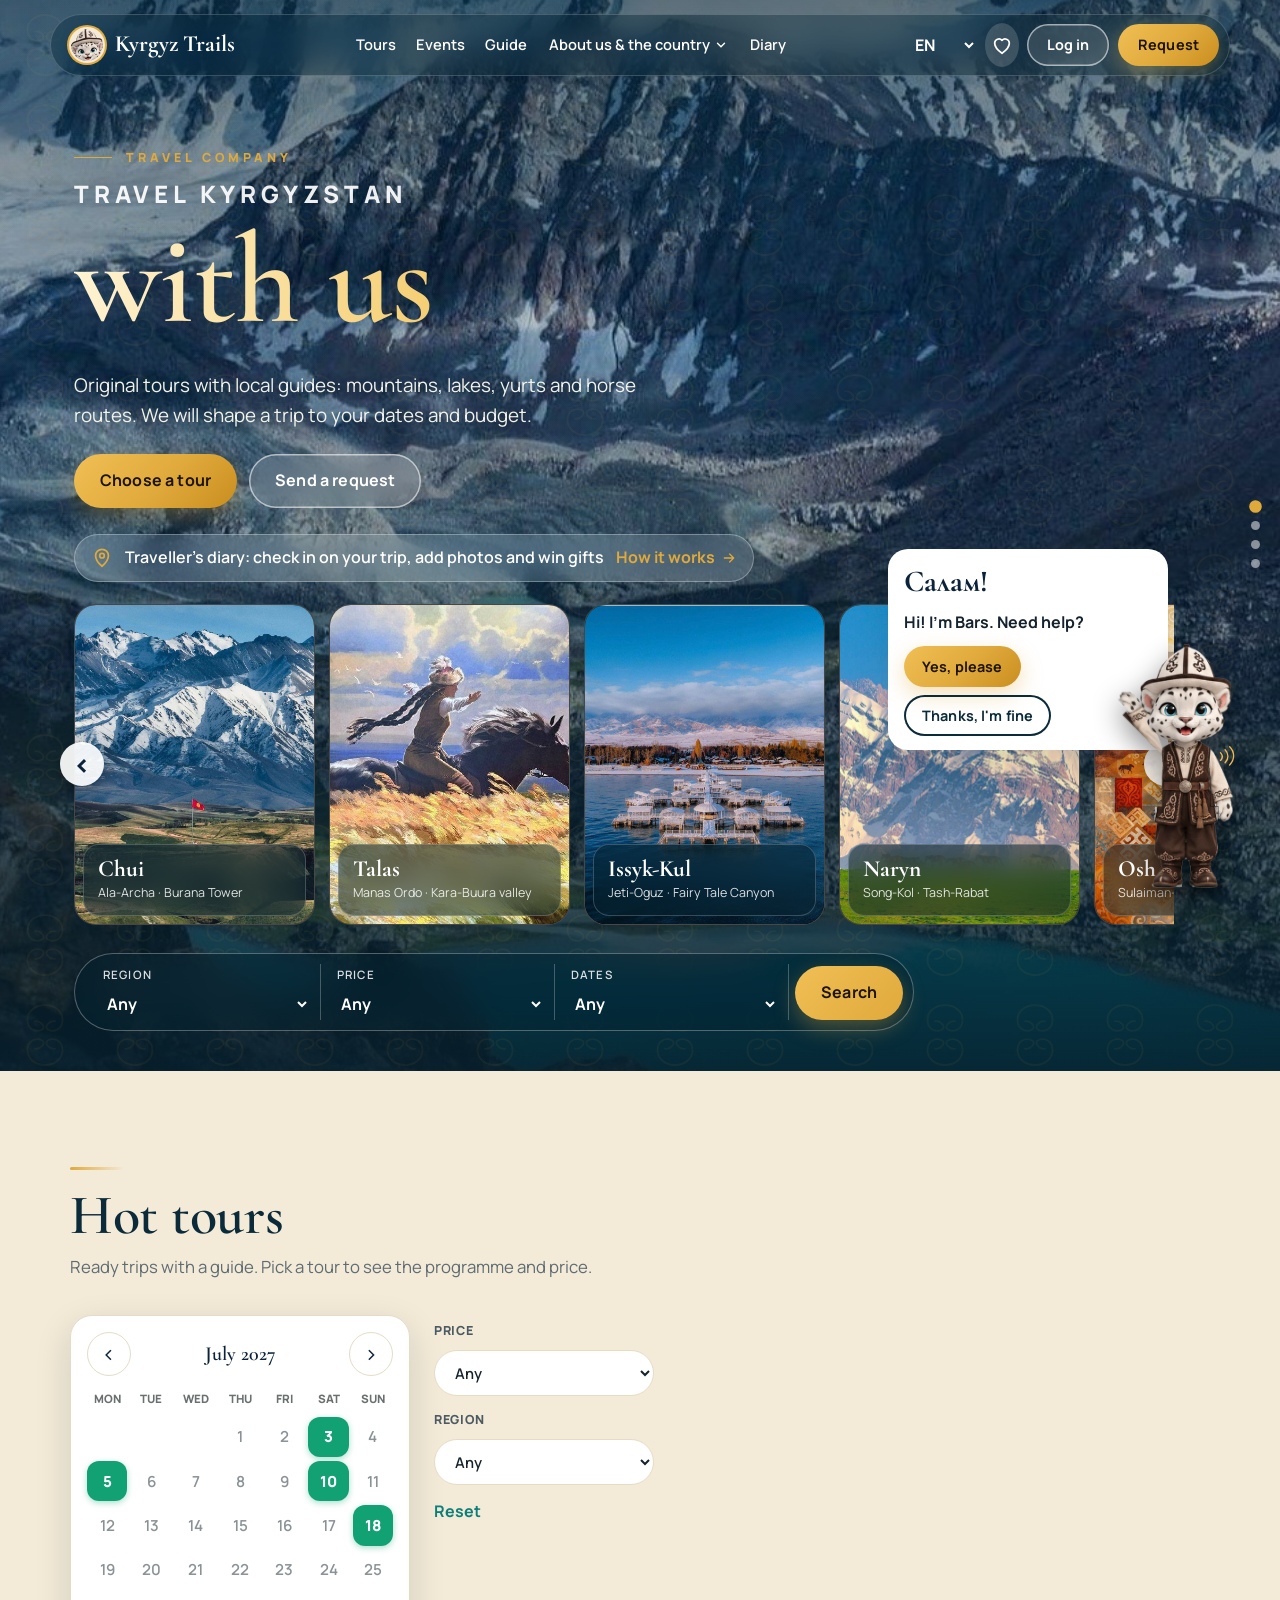
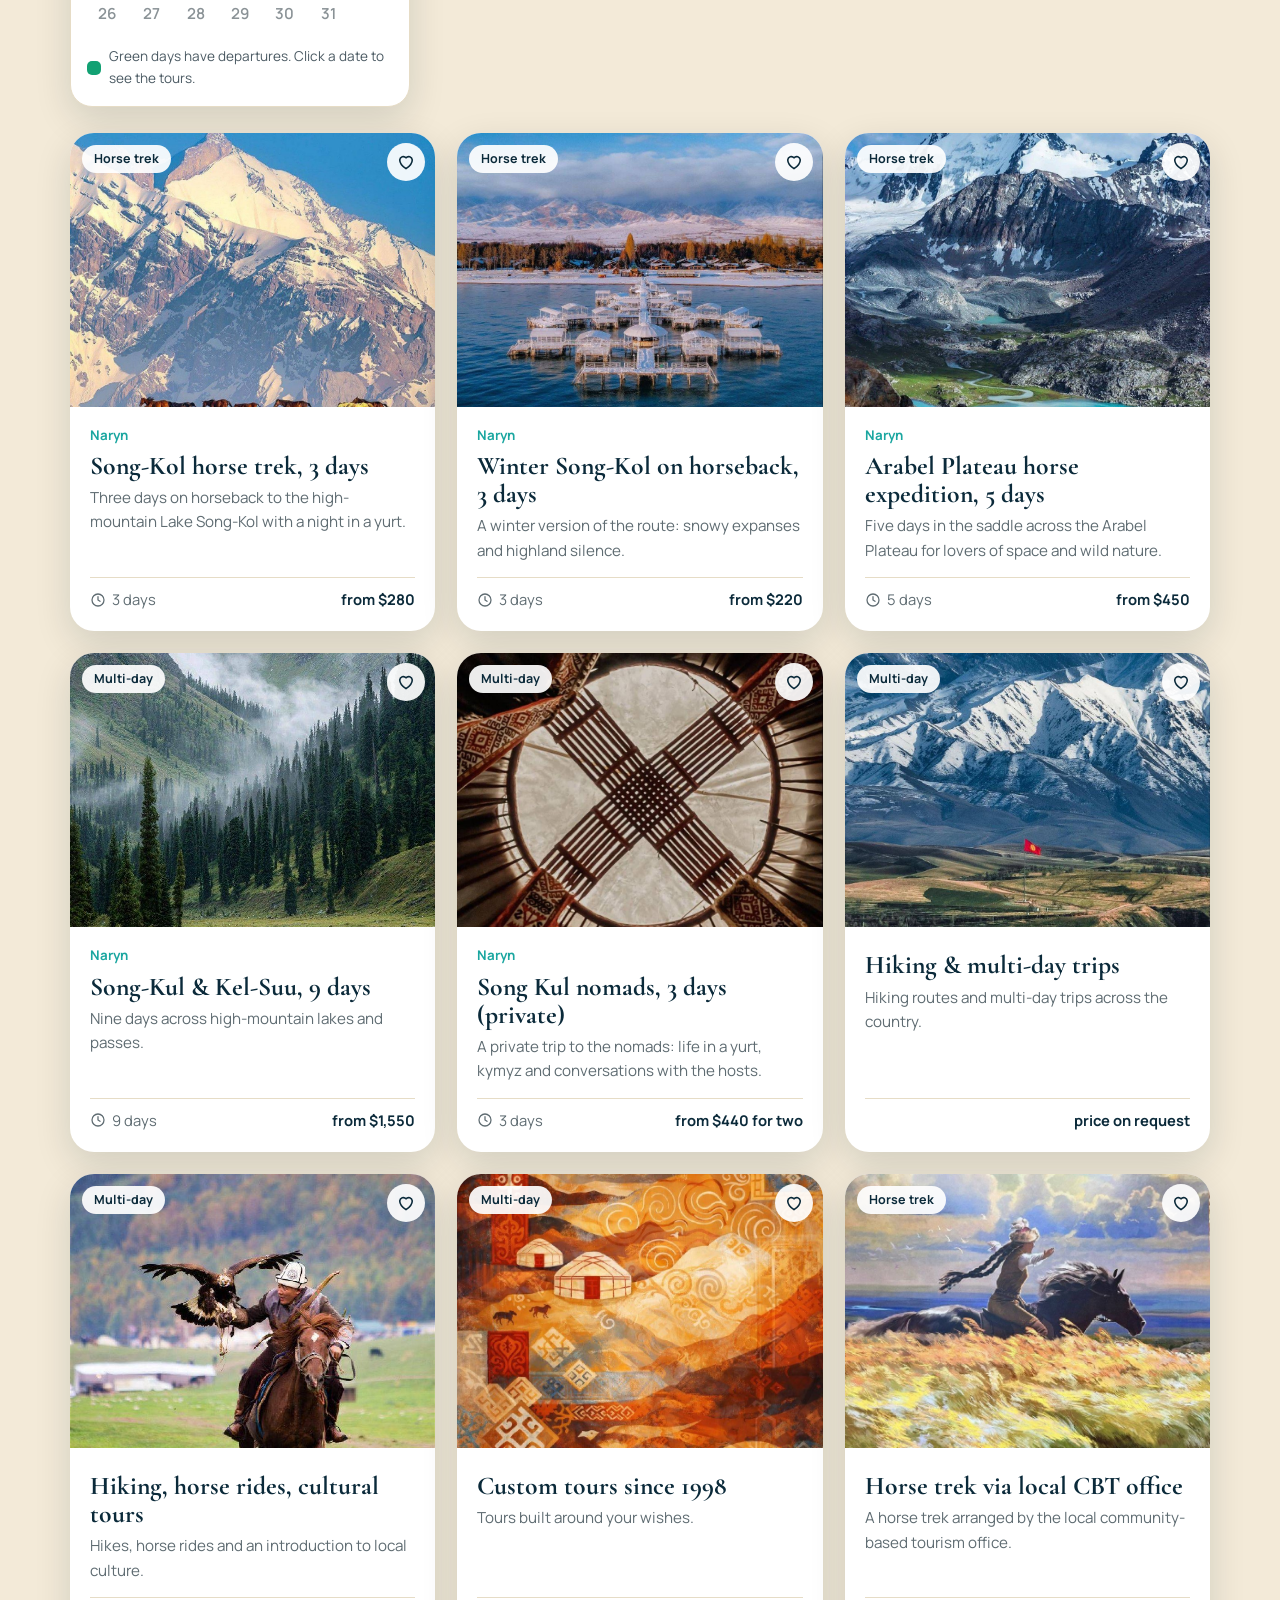
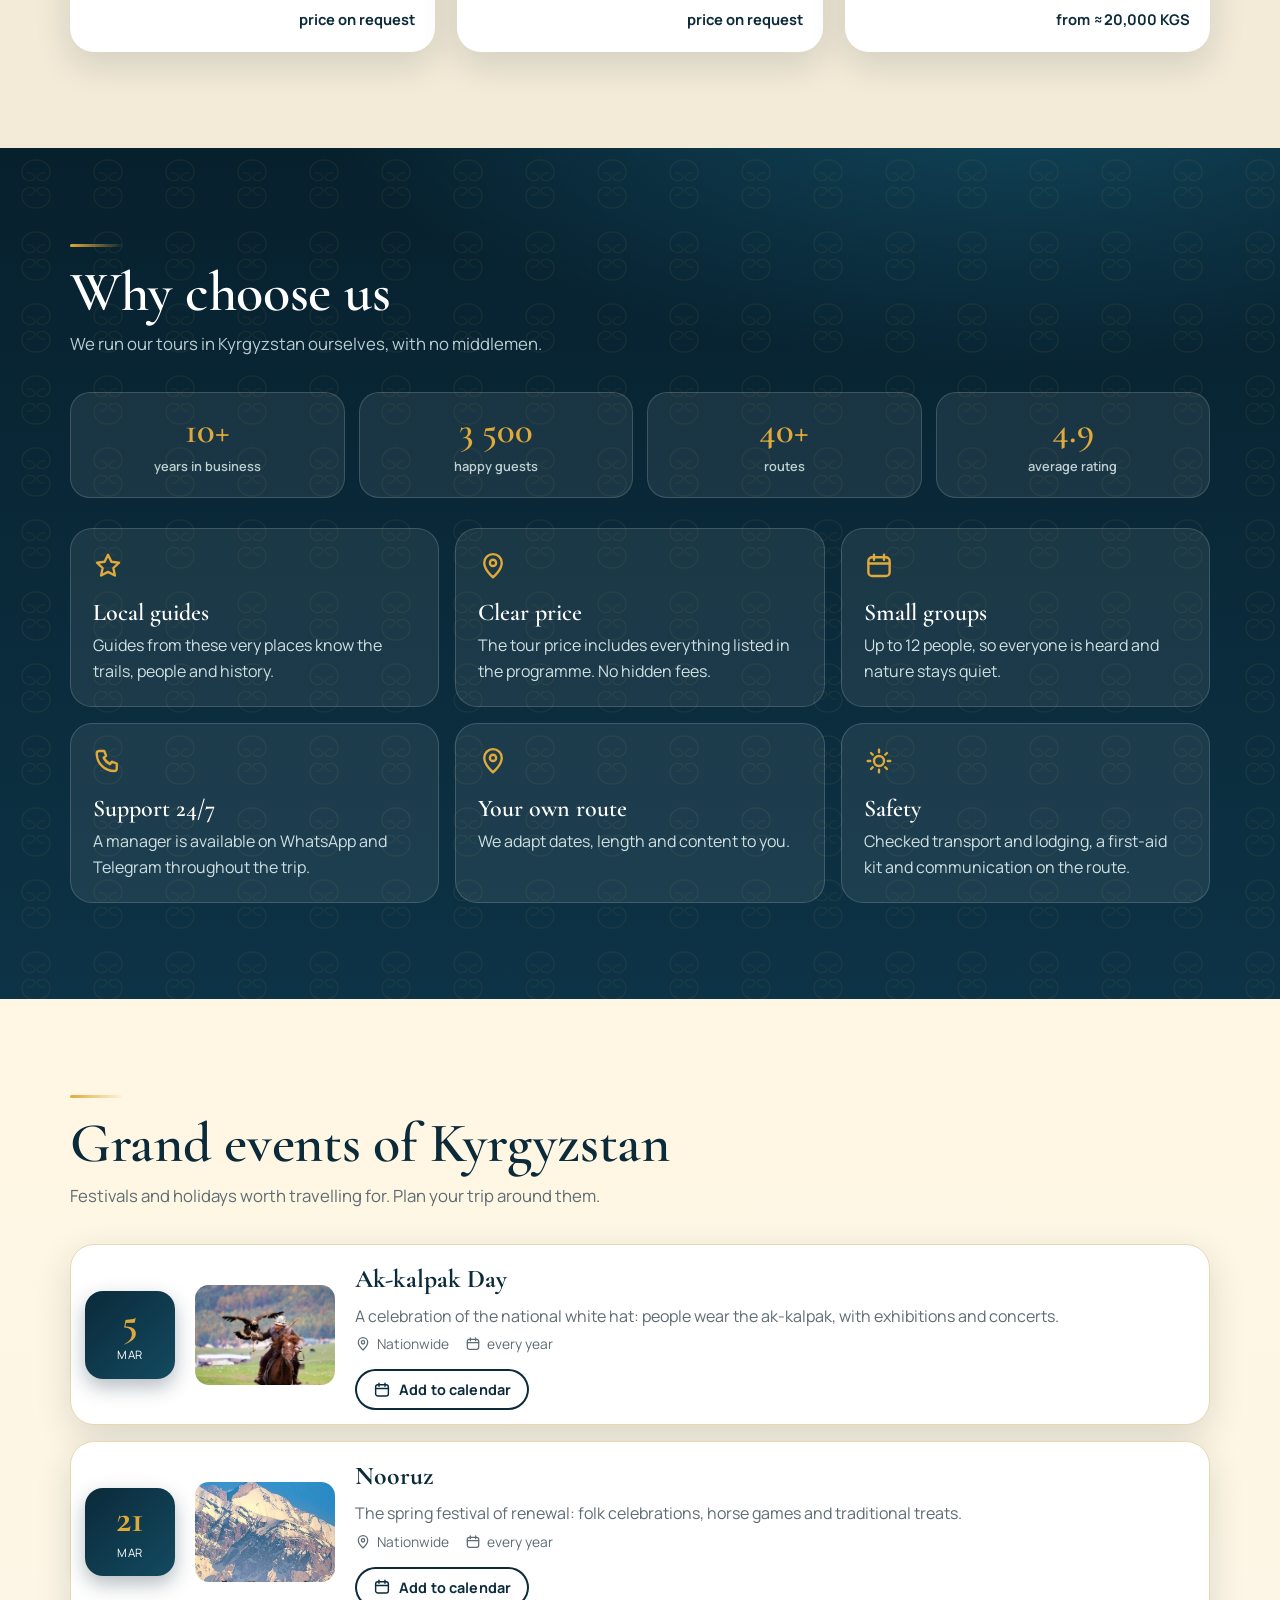
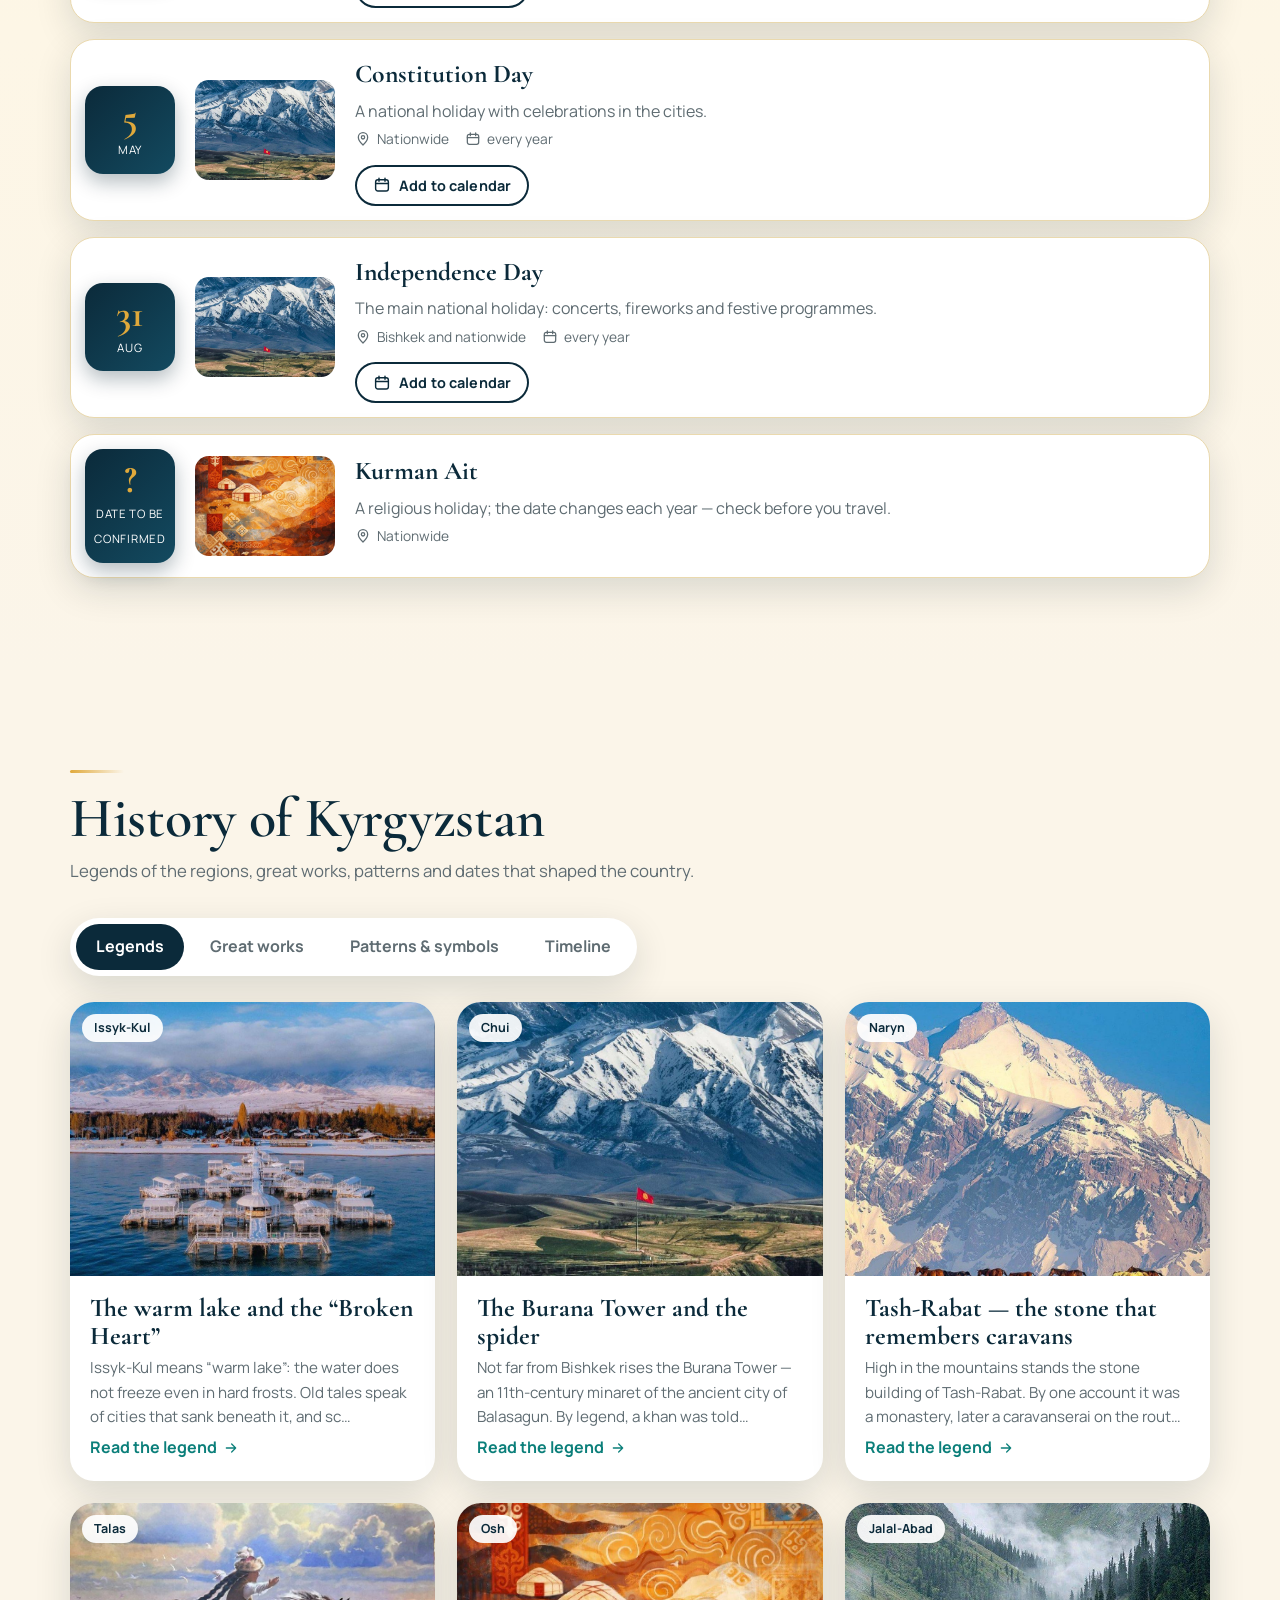
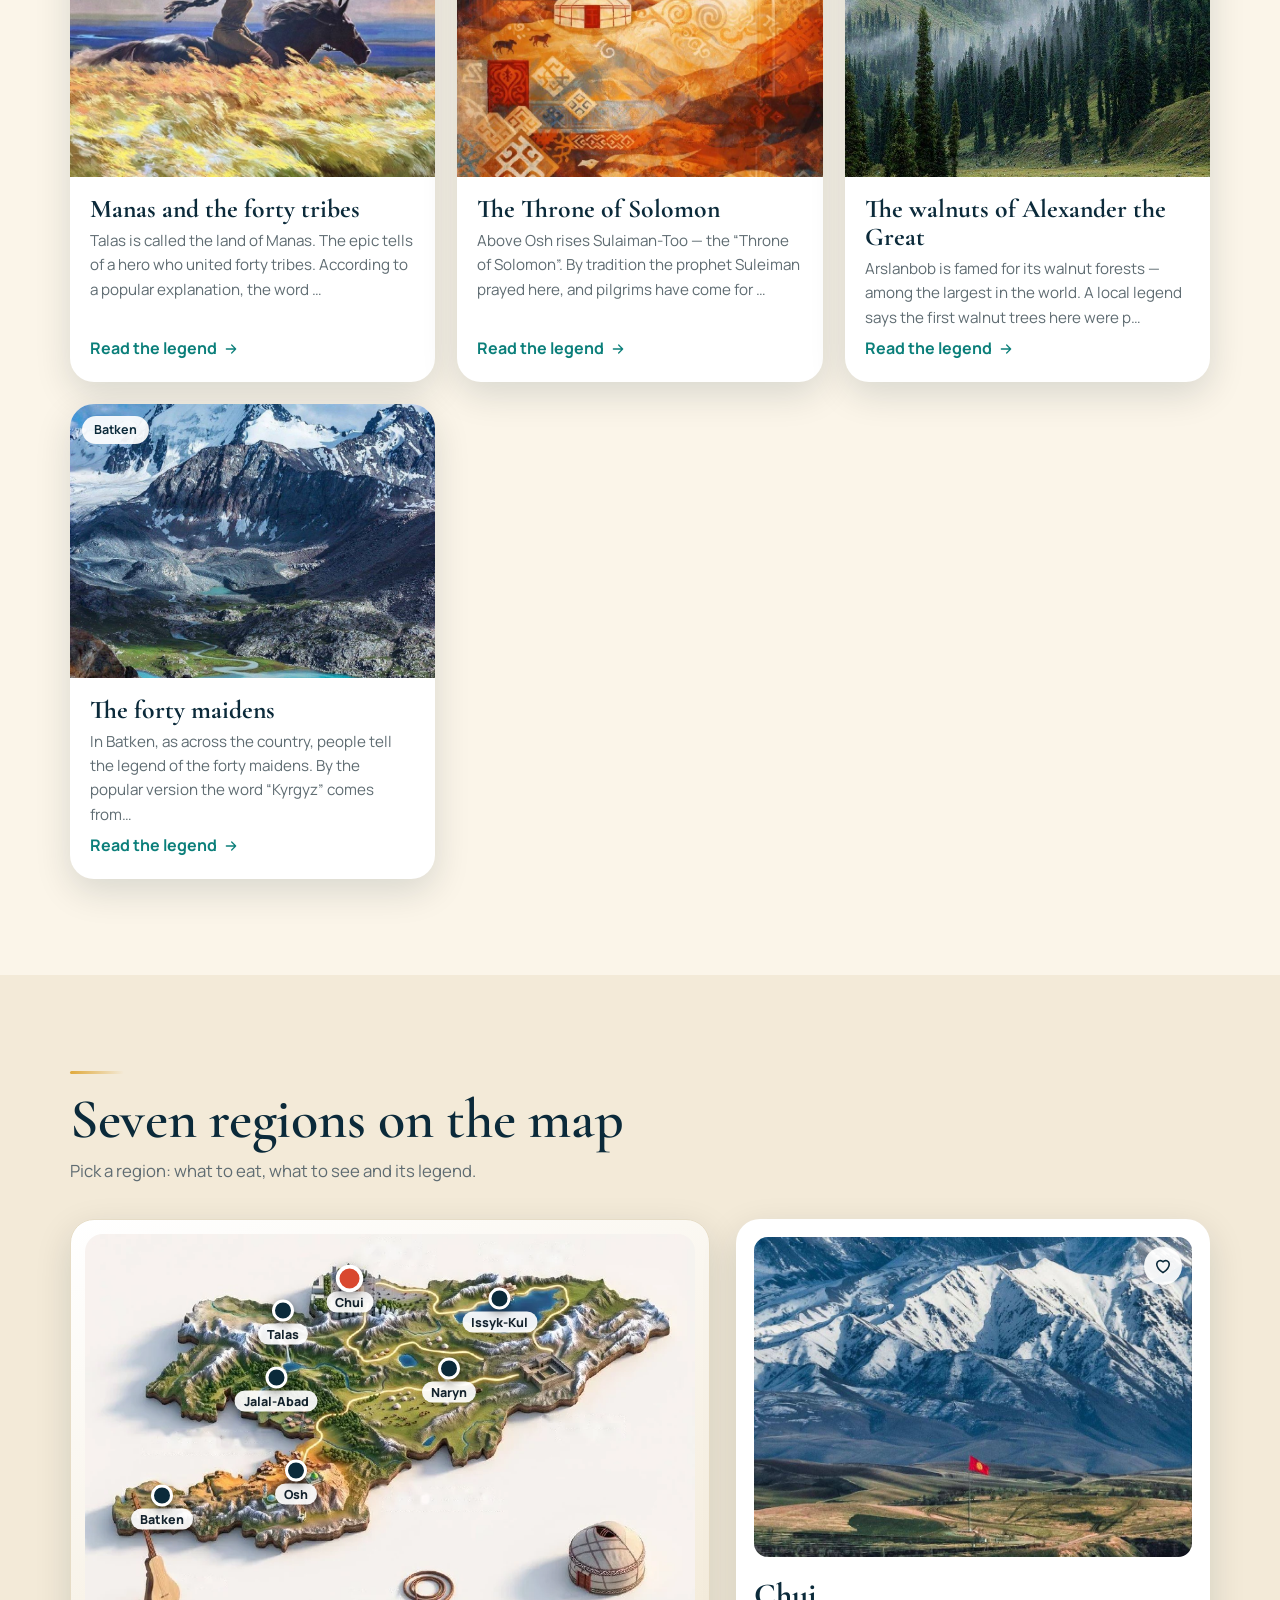
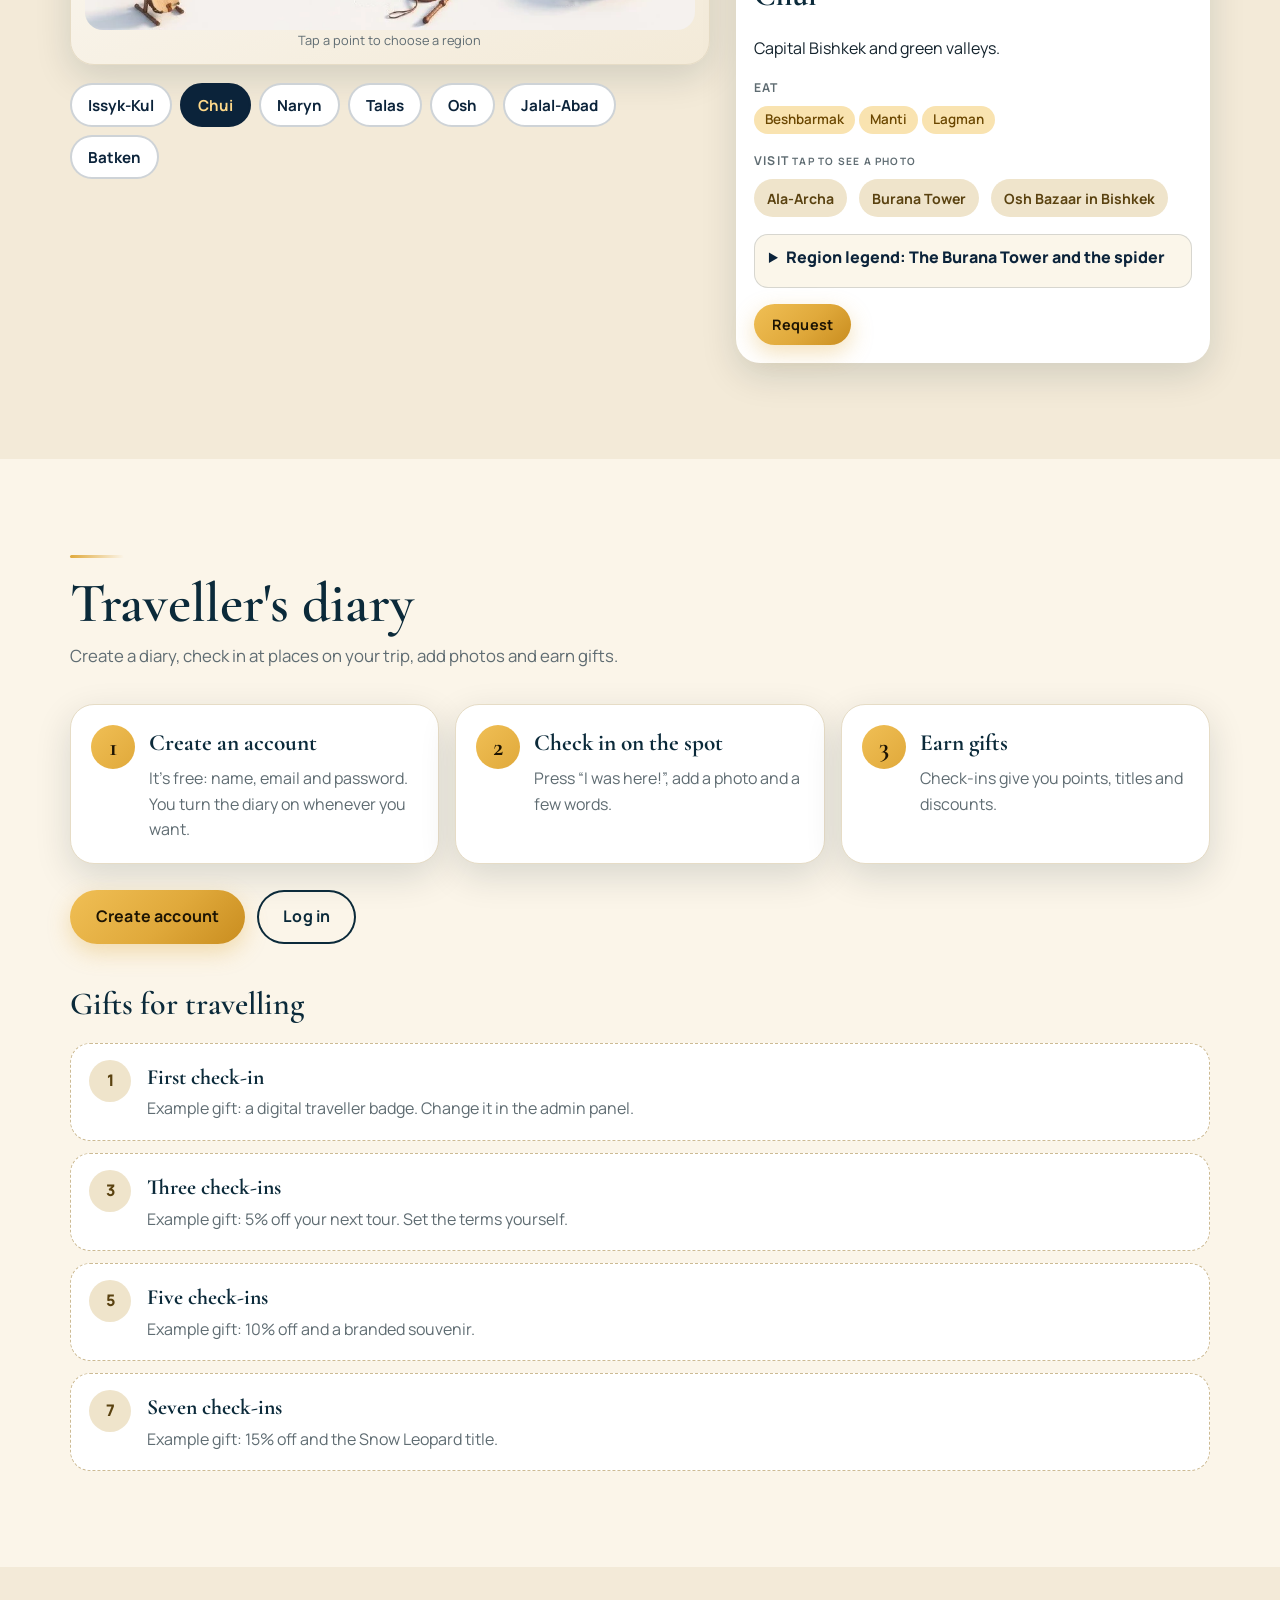
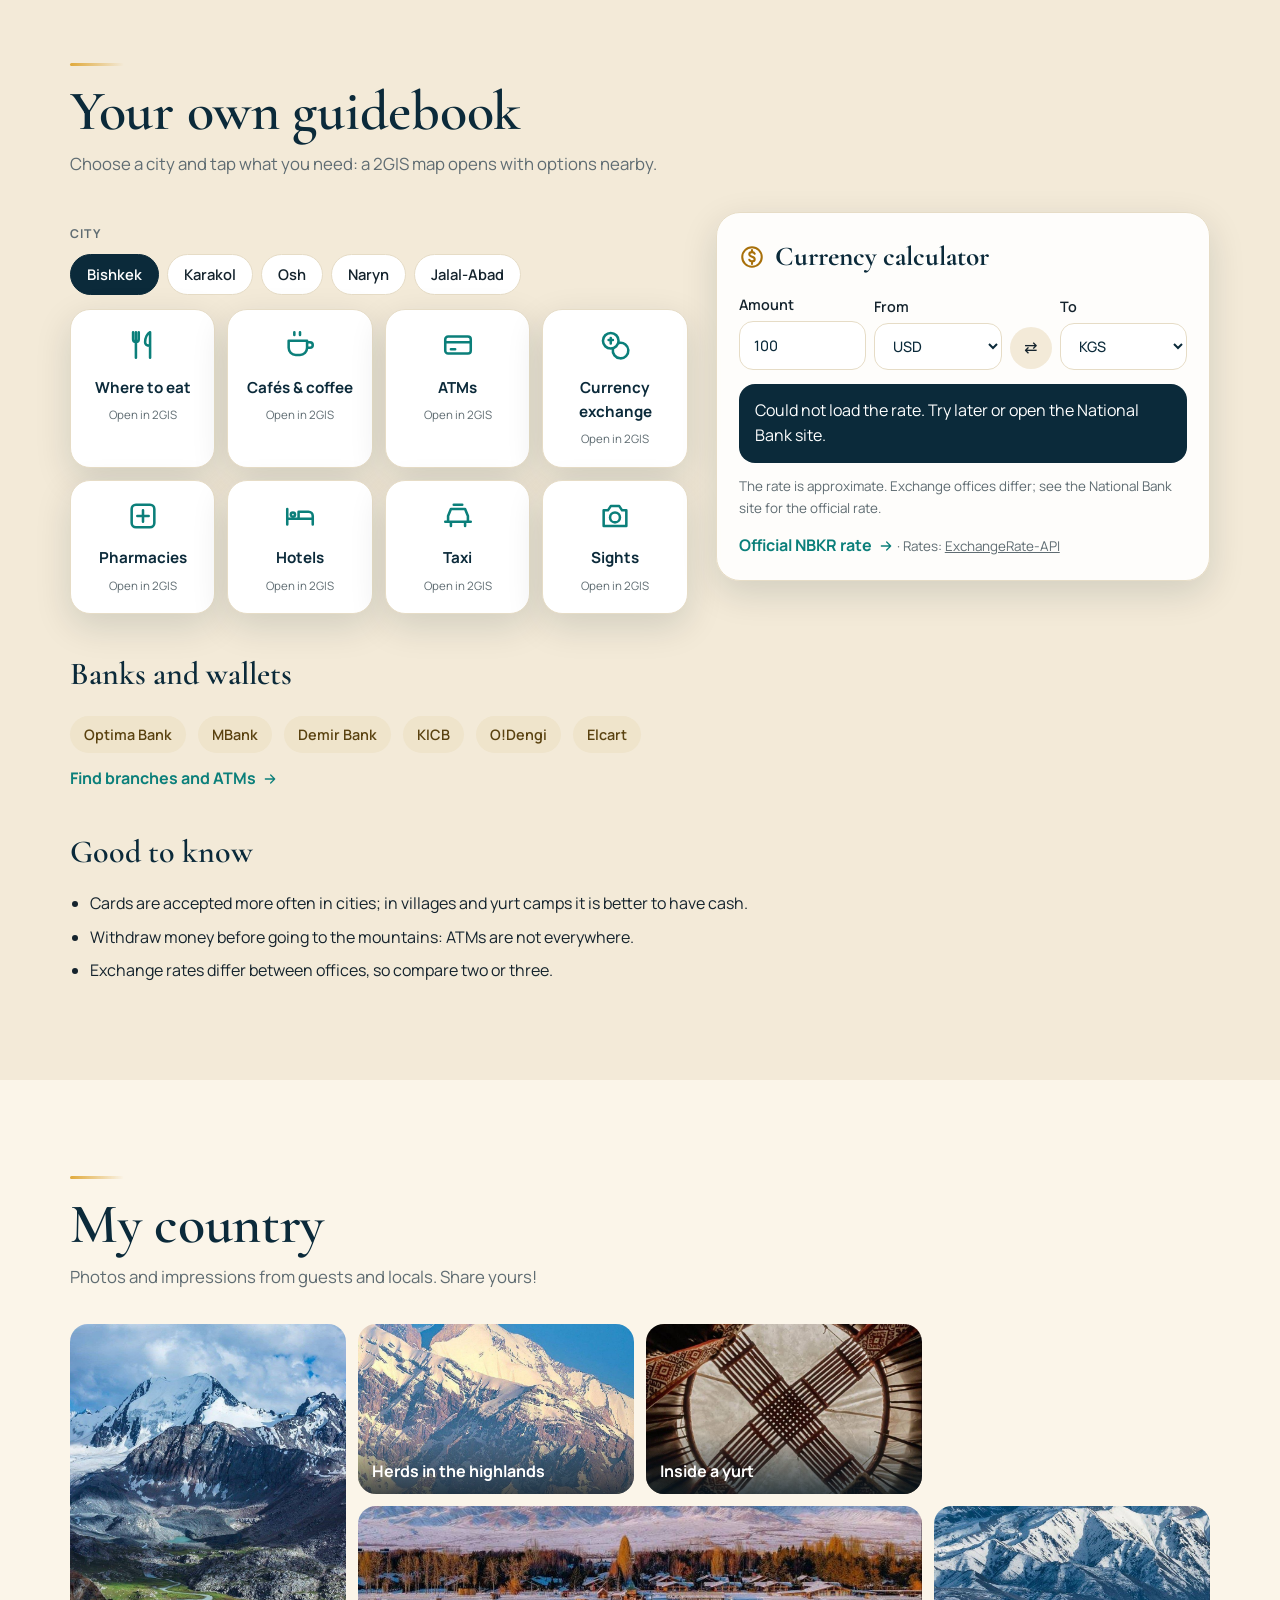
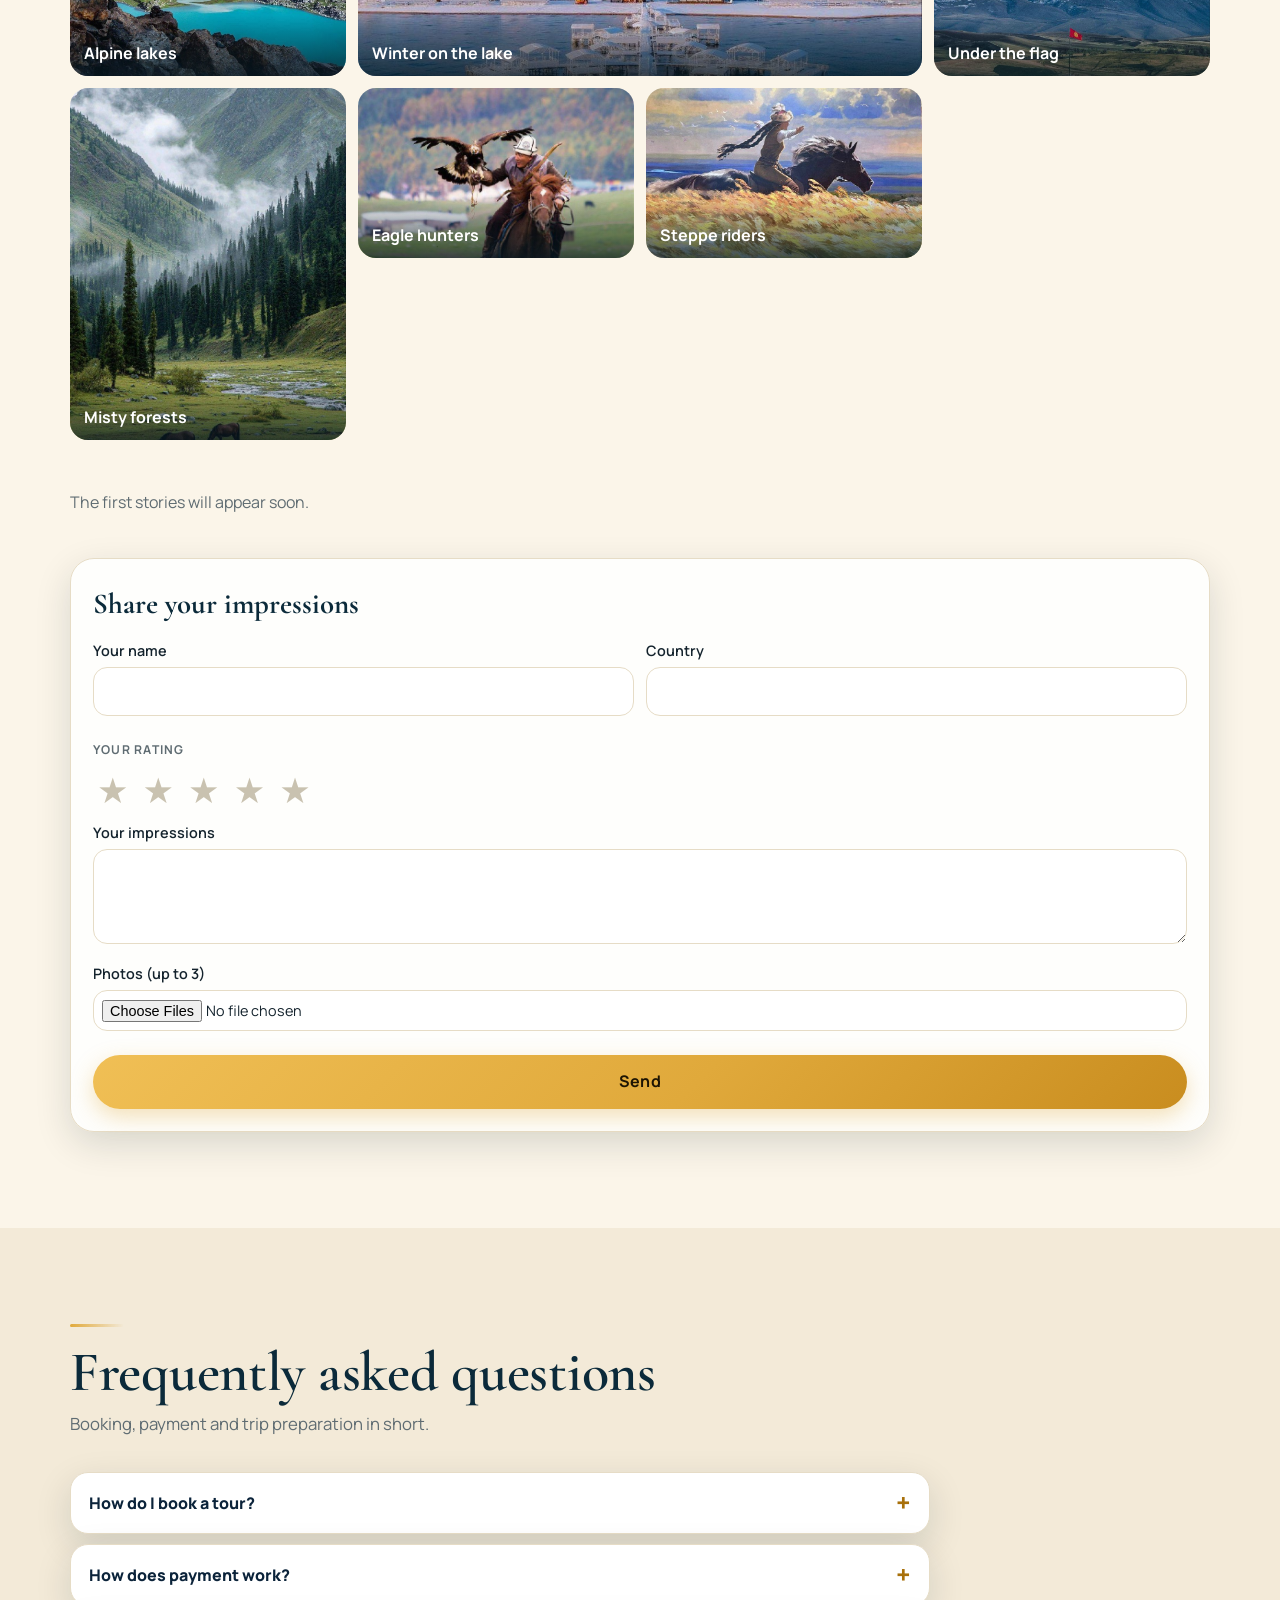
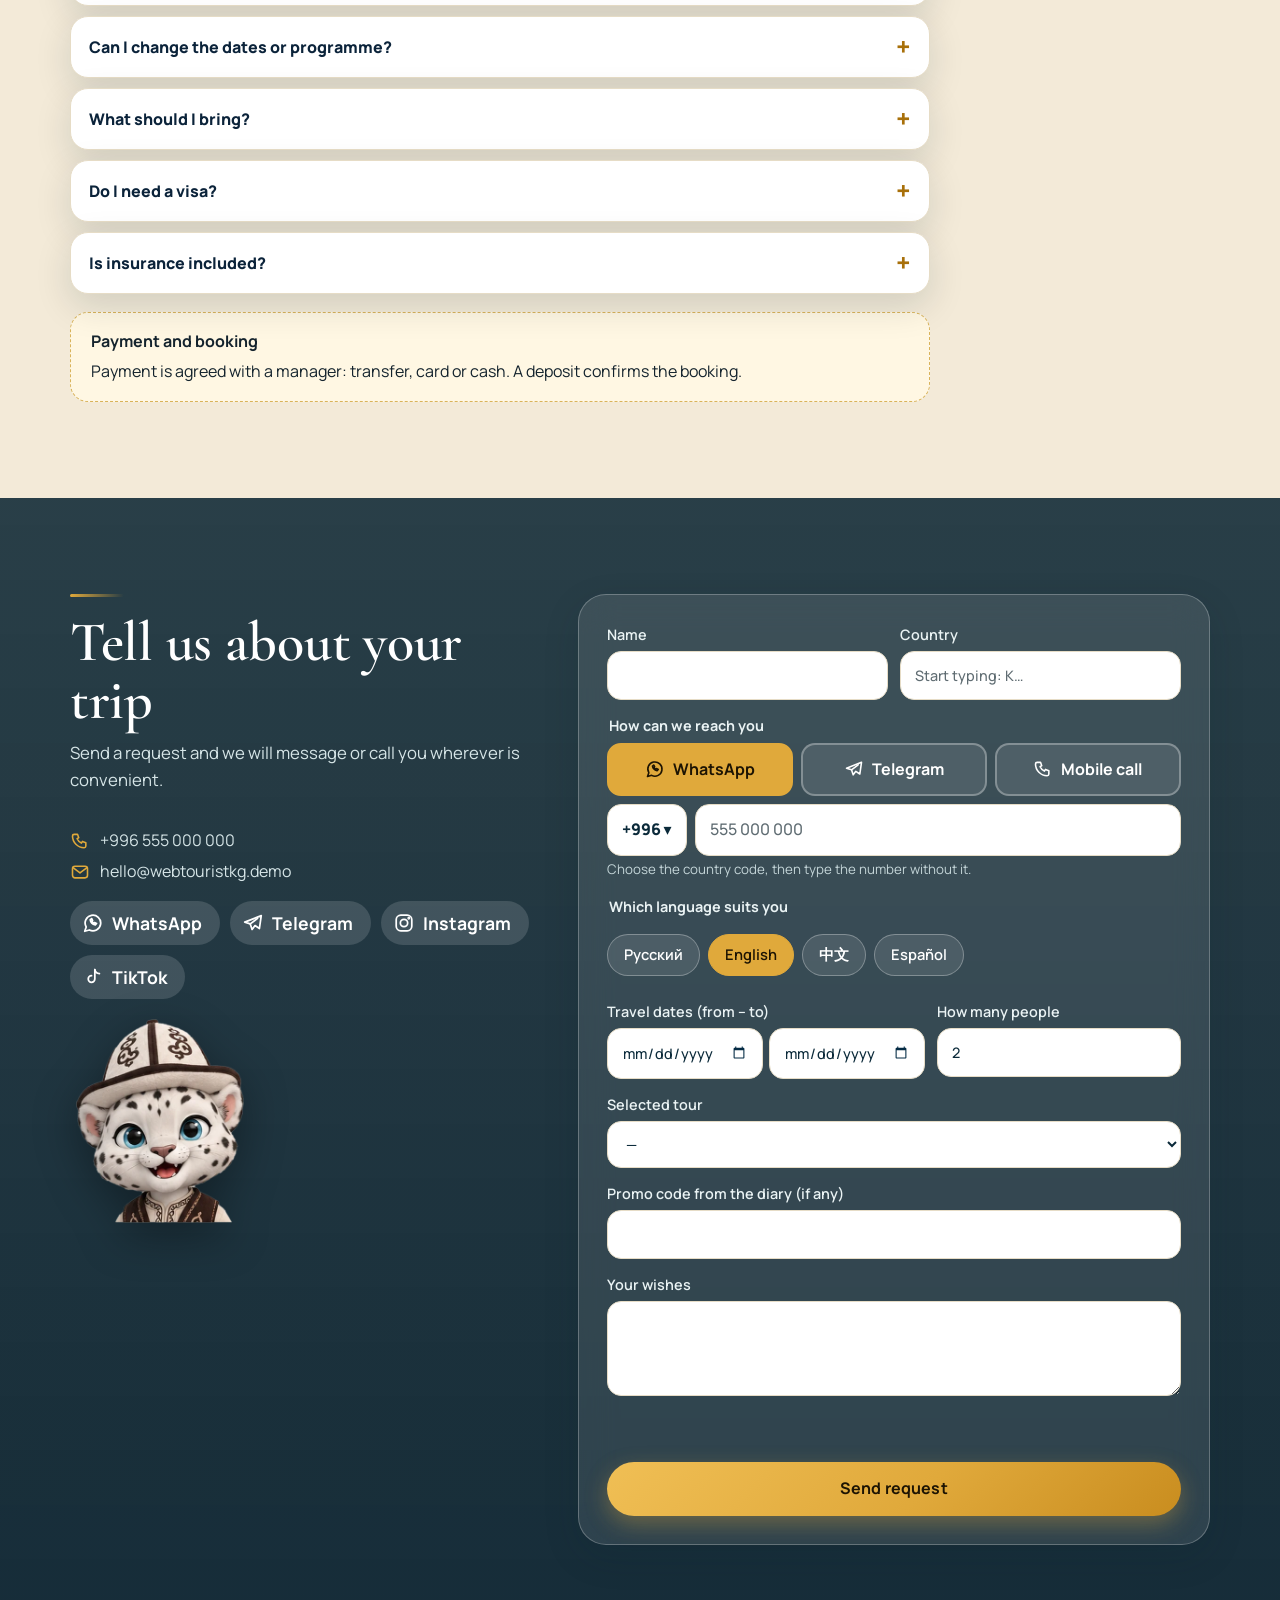
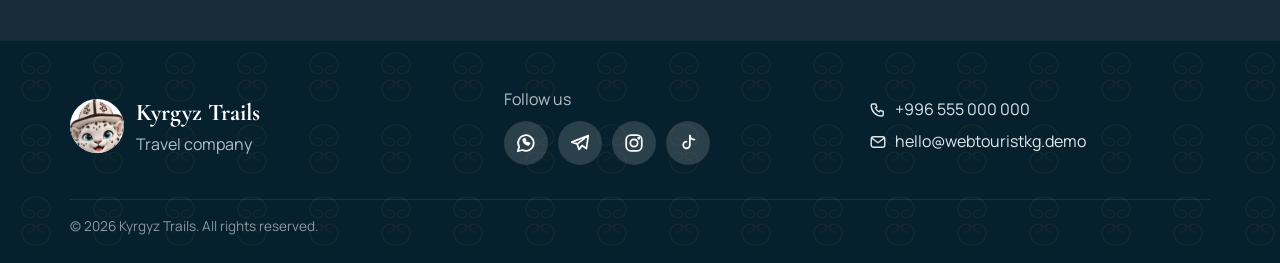
<file: index.html>
<!doctype html>
<html lang="ru">
<head>
<meta charset="utf-8">
<meta name="viewport" content="width=device-width,initial-scale=1">
<title>web-touristKG — Природа Кыргызстана</title>
<meta name="description" content="Природа, история и легенды Кыргызстана: туры, паспорт путешественника, события и помощник Барс.">
<link rel="preconnect" href="https://fonts.googleapis.com"><link rel="preconnect" href="https://fonts.gstatic.com" crossorigin>
<link href="https://fonts.googleapis.com/css2?family=Cormorant+Garamond:ital,wght@0,500;0,600;0,700;1,500;1,600&family=Manrope:wght@400;500;600;700;800&display=swap" rel="stylesheet">
<link rel="stylesheet" href="css/style.css?v=20261125">
<link rel="stylesheet" href="css/mascot.css?v=20261125">
<link rel="stylesheet" href="css/vibe.css?v=20261125">
<link rel="stylesheet" href="css/account.css?v=20261125">
</head>
<body>
<a class="skip" href="#main">Skip</a>

<header class="nav" id="navbar">
  <a class="brand" href="#top"><img id="logoImg" alt=""><span id="logoTx"></span></a>
  <nav id="nav" class="links" aria-label="Main"></nav>
  <div class="nav-r">
    <select id="lng" class="lng" aria-label="Language">
      <option value="ru">RU</option><option value="en">EN</option><option value="zh">中文</option><option value="es">ES</option>
    </select>
    <button class="ico-btn" id="favBtn" type="button" aria-label="Favorites"><svg viewBox="0 0 24 24" aria-hidden="true"><path d="M12 21s-8-5.6-8-11.2A4.6 4.6 0 0 1 12 7a4.6 4.6 0 0 1 8 2.8C20 15.4 12 21 12 21Z"/></svg><b id="favN" hidden>0</b></button>
    <button type="button" class="acc-btn out btn small glass-btn" id="accBtn" data-act="accbtn"></button>
    <a class="btn small" id="topCta" href="#plan"></a>
    <button class="ico-btn burger" id="burger" type="button"><svg viewBox="0 0 24 24" aria-hidden="true"><path d="M4 7h16M4 12h16M4 17h16"/></svg></button>
  </div>
</header>

<main id="main"></main>
<footer class="foot" id="foot"></footer>

<!-- общее окно (легенды, туры, области) -->
<div class="modal" id="modal" hidden>
  <div class="m-back" data-act="mclose"></div>
  <div class="m-box" role="dialog" aria-modal="true"><button class="m-x" type="button" data-act="mclose" id="mx">×</button><div id="mBody"></div></div>
</div>

<!-- избранное -->
<aside class="drawer" id="drawer" hidden>
  <div class="m-back" data-act="dclose"></div>
  <div class="d-box"><div class="d-h"><h3 id="dTitle"></h3><button class="m-x pos" type="button" data-act="dclose">×</button></div><div id="dBody"></div></div>
</aside>

<!-- Барс: кнопка и чат -->
<div class="bubble-hello" id="bHello" hidden></div>
<button class="bb" id="bb" type="button" aria-label="Bars"><span id="bbMasc"></span></button>
<section class="chat" id="chat" hidden aria-label="Bars">
  <div class="c-h"><span class="c-av" id="chMasc"></span><b id="chName"></b><button class="m-x pos" type="button" data-act="cclose">×</button></div>
  <div class="c-log" id="cLog" aria-live="polite"></div>
  <div class="c-q" id="cQ"></div>
  <form class="c-fm" id="cForm"><input id="cIn" autocomplete="off"><button class="btn small" type="submit">→</button></form>
</section>

<script src="js/config.js?v=20261125"></script>
<script src="js/i18n.js?v=20261125"></script>
<script src="js/i18n2.js?v=20261125"></script>
<script src="js/i18n3.js?v=20261125"></script>
<script src="js/i18n4.js?v=20261125"></script>
<script src="data/content.js?v=20261125"></script>
<script src="data/map-data.js?v=20261125"></script>
<script src="js/mascot.js?v=20261125"></script>
<script src="js/store.js?v=20261125"></script>
<script src="js/app.js?v=20261125"></script>
<script src="js/explore.js?v=20261125"></script>
<script src="js/play.js?v=20261125"></script>
<script src="js/account.js?v=20261125"></script>
<script src="js/contact.js?v=20261125"></script>
<script src="js/bot.js?v=20261125"></script>
  <script src="js/company.js?v=20261125"></script>
<script>WT.start();</script>
</body>
</html>
</file>
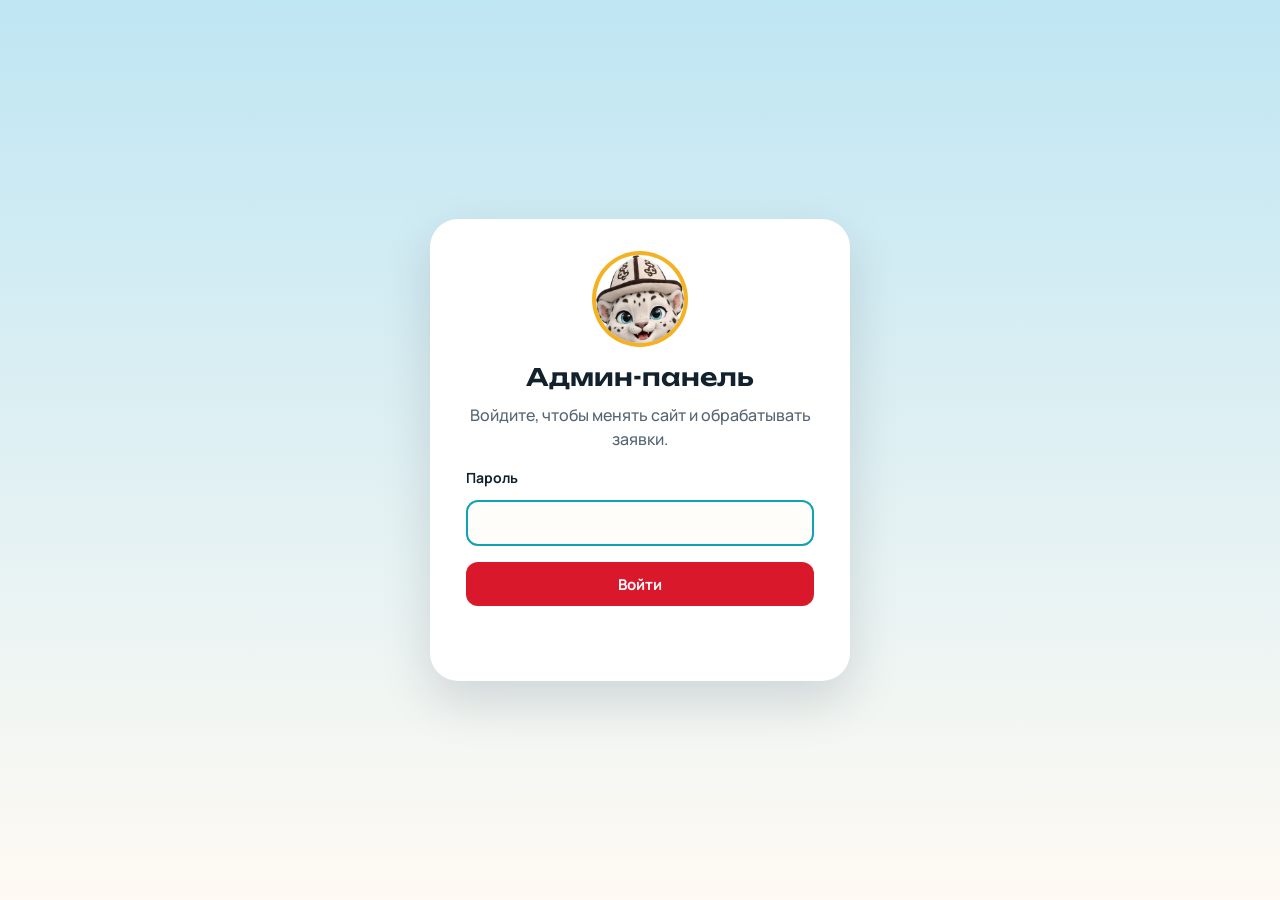
<file: admin.html>
<!doctype html>
<html lang="ru">
<head>
<meta charset="utf-8">
<meta name="viewport" content="width=device-width, initial-scale=1">
<meta name="robots" content="noindex, nofollow">
<title>Админка — web-touristKG</title>
<link rel="stylesheet" href="https://fonts.googleapis.com/css2?family=Manrope:wght@400;500;600;700;800&family=Unbounded:wght@500;600&display=swap">
<link rel="stylesheet" href="css/admin.css">
</head>
<body>
<main class="login" id="login">
  <form class="login-card" id="loginForm">
    <img src="img/bars-head.png" alt="" width="88" height="88">
    <h1>Админ-панель</h1>
    <p>Войдите, чтобы менять сайт и обрабатывать заявки.</p>
    <label for="pass">Пароль</label>
    <input id="pass" type="password" autocomplete="current-password" autofocus>
    <button class="btn" id="go" type="submit">Войти</button>
    <p class="err" id="err" role="alert"></p>
    <p class="hint" id="demoHint">Демо-режим: пароль <b>admin</b></p>
  </form>
</main>

<div class="shell" id="app" hidden>
  <aside class="side">
    <div class="brand"><img src="img/bars-head.png" alt="" width="40" height="40"><b>Админка</b></div>
    <nav id="tabs" aria-label="Разделы"></nav>
    <div class="side-foot"><a class="btn ghost" href="index.html" target="_blank">Открыть сайт ↗</a><button class="btn ghost" id="out" type="button">Выйти</button></div>
  </aside>
  <section class="main">
    <div class="bar" id="bar"><h1 id="title"></h1><span class="mode" id="mode"></span><span class="status" id="status" role="status"></span><span class="trt" id="trTools"><label class="chk"><input type="checkbox" id="autoTr" checked><span>Автоперевод</span></label><button class="btn ghost sm" id="trAll" type="button">Перевести все пустые</button></span><button class="btn" id="save" type="button">Сохранить сайт</button></div>
    <div id="panel"></div>
  </section>
</div>

<script src="js/config.js"></script><script src="js/i18n.js"></script><script src="js/i18n2.js"></script><script src="data/content.js"></script><script src="data/map-data.js"></script><script src="js/store.js"></script><script src="js/admin.js"></script>
</body>
</html>
</file>
<file: css/style.css>
/* web-touristKG — светлый, открытый стиль: фото-hero со стеклянными панелями, акцентный serif-шрифт. Цвета меняются в админке (Тема). */
:root{--c1:#12404f;--c2:#0fa3b1;--c3:#d9962b;--c4:#d9182c;--ink:#12212e;--bg:#f6fafb;--tint:#eaf5f6;--line:#dbe7ea;--mut:#5d7078;--r:22px;--sh:0 10px 34px rgba(18,64,79,.12);--serif:"Cormorant Garamond",Georgia,"Times New Roman",serif;--sans:"Manrope",system-ui,-apple-system,"Segoe UI",Roboto,sans-serif}
*{box-sizing:border-box}html{scroll-behavior:smooth;scroll-padding-top:84px}
body{margin:0;font-family:var(--sans);color:var(--ink);background:var(--bg);line-height:1.6;-webkit-font-smoothing:antialiased;overflow-x:hidden}
body.lock{overflow:hidden}
img{max-width:100%;display:block}a{color:inherit}button,input,select,textarea{font:inherit;color:inherit}
:focus-visible{outline:3px solid var(--c3);outline-offset:2px}
.skip{position:absolute;left:-999px}.skip:focus{left:8px;top:8px;z-index:99;background:#fff;padding:8px 12px;border-radius:8px}
.wrap{max-width:1180px;margin:0 auto;padding:0 20px}
.muted{color:var(--mut)}.ok-t{color:#0b7a55;font-weight:700}.big{font-size:1.1rem}
[hidden]{display:none!important}

/* кнопки */
.btn{display:inline-flex;align-items:center;justify-content:center;gap:8px;border:0;cursor:pointer;text-decoration:none;font-weight:700;background:var(--c1);color:#fff;padding:14px 26px;border-radius:999px;transition:transform .18s,box-shadow .18s,background .18s;box-shadow:0 8px 20px rgba(18,64,79,.22)}
.btn:hover{transform:translateY(-2px);background:var(--c2)}.btn svg{width:18px;height:18px}
.btn.small{padding:9px 18px;font-size:.9rem}.btn.full{width:100%}
.btn.ghost{background:transparent;color:var(--c1);box-shadow:inset 0 0 0 2px var(--c1)}.btn.ghost:hover{background:var(--c1);color:#fff}
.btn.glass-btn{background:rgba(255,255,255,.16);backdrop-filter:blur(12px);box-shadow:inset 0 0 0 1.5px rgba(255,255,255,.55)}.btn.glass-btn:hover{background:rgba(255,255,255,.3)}
.btn:disabled{opacity:.6;cursor:wait}
.link{background:none;border:0;padding:0;color:var(--c2);font-weight:700;cursor:pointer;display:inline-flex;align-items:center;gap:6px;text-decoration:none}.link svg{width:16px;height:16px}.link:hover{color:var(--c1)}
.ico-btn{position:relative;width:44px;height:44px;border-radius:50%;border:0;display:inline-grid;place-items:center;cursor:pointer;background:rgba(255,255,255,.18);backdrop-filter:blur(10px);color:inherit}
.ico-btn svg{width:22px;height:22px;fill:none;stroke:currentColor;stroke-width:1.9;stroke-linecap:round;stroke-linejoin:round}
.ico-btn b{position:absolute;top:-2px;right:-2px;background:var(--c4);color:#fff;font-size:.7rem;min-width:18px;height:18px;border-radius:9px;display:grid;place-items:center;padding:0 4px}
.chip{border:1.5px solid var(--line);background:#fff;border-radius:999px;padding:8px 16px;cursor:pointer;font-weight:600;font-size:.92rem;transition:.15s}
.chip:hover{border-color:var(--c2)}.chip[aria-pressed=true]{background:var(--c1);border-color:var(--c1);color:#fff}
.chip.sel{padding-right:10px}
.chips{display:flex;flex-wrap:wrap;gap:8px;margin:10px 0}
.tag{display:inline-block;background:var(--tint);color:var(--c1);padding:3px 11px;border-radius:999px;font-size:.84rem;font-weight:600;margin:3px 4px 3px 0}.tag.s{background:#fff1d9;color:#8a5a00}
.tl{display:block;font-size:.76rem;text-transform:uppercase;letter-spacing:.1em;color:var(--mut);margin:12px 0 4px;font-weight:700}
.badge{position:absolute;left:12px;top:12px;background:rgba(255,255,255,.92);color:var(--c1);padding:4px 12px;border-radius:999px;font-size:.78rem;font-weight:700}
.badge.st{position:static;display:inline-block;background:var(--c3);color:#fff}

/* стекло */
.glass{background:rgba(255,255,255,.14);backdrop-filter:blur(16px) saturate(1.3);-webkit-backdrop-filter:blur(16px) saturate(1.3);border:1px solid rgba(255,255,255,.3);color:#fff}
@supports not (backdrop-filter:blur(1px)){.glass{background:rgba(18,64,79,.55)}}
.glass-l{background:rgba(255,255,255,.8);border:1px solid var(--line);box-shadow:var(--sh);border-radius:var(--r);padding:22px}

/* шапка */
.nav{position:fixed;z-index:50;top:14px;left:50%;transform:translateX(-50%);width:min(1180px,calc(100% - 24px));display:flex;align-items:center;gap:14px;padding:8px 10px 8px 18px;border-radius:999px;color:#fff;background:rgba(255,255,255,.14);backdrop-filter:blur(16px);border:1px solid rgba(255,255,255,.3);transition:background .25s,color .25s,box-shadow .25s}
.nav.solid{background:rgba(255,255,255,.92);color:var(--ink);box-shadow:var(--sh)}.nav.solid .ico-btn{background:var(--tint)}
.brand{display:flex;align-items:center;gap:10px;text-decoration:none;font-weight:800;font-family:var(--serif);font-size:1.35rem}
.brand img{width:36px;height:36px;border-radius:50%;object-fit:cover;background:#fff}
.links{display:flex;gap:4px;margin:0 auto}.links a{text-decoration:none;font-weight:600;font-size:.93rem;padding:8px 13px;border-radius:999px}.links a:hover{background:rgba(255,255,255,.2)}.nav.solid .links a:hover{background:var(--tint)}
.nav-r{display:flex;align-items:center;gap:8px;margin-left:auto}.links+.nav-r{margin-left:0}
.lng{border:0;background:transparent;font-weight:700;color:inherit;cursor:pointer;padding:6px 4px;border-radius:8px}.lng option{color:#000}
.burger{display:none}

/* hero */
.hero{position:relative;min-height:100svh;color:#fff;display:flex;flex-direction:column;justify-content:flex-end;overflow:hidden}
.slides,.slide{position:absolute;inset:0}.slide{background-size:cover;opacity:0;transition:opacity 1.4s ease;transform:scale(1.04)}
.slide.on{opacity:1;animation:kb 14s ease-out forwards}@keyframes kb{to{transform:scale(1.12)}}
.hero-shade{position:absolute;inset:0;background:linear-gradient(180deg,rgba(7,25,35,.5) 0%,rgba(7,25,35,.12) 38%,rgba(7,25,35,.72) 100%)}
.hero-in{position:relative;max-width:1180px;width:100%;margin:0 auto;padding:130px 20px 34px}
.kick{display:inline-block;padding:7px 18px;border-radius:999px;font-size:.82rem;letter-spacing:.14em;text-transform:uppercase;font-weight:700}
.hero h1{font-family:var(--serif);font-weight:600;font-size:clamp(46px,8vw,104px);line-height:.98;margin:18px 0 14px;letter-spacing:-.01em;text-shadow:0 4px 30px rgba(0,0,0,.3)}
.hero h1 em{color:#f6c15a;font-style:italic;font-weight:600}
.lead{max-width:560px;font-size:1.12rem;margin:0 0 24px;text-shadow:0 2px 12px rgba(0,0,0,.35)}
.hero-cta{display:flex;flex-wrap:wrap;gap:12px;margin-bottom:26px}
.sbar{display:grid;grid-template-columns:repeat(3,1fr) auto;gap:6px;align-items:end;padding:10px 10px 10px 18px;border-radius:999px;max-width:840px}
.sbar label{display:block;padding:2px 10px;border-right:1px solid rgba(255,255,255,.25)}.sbar span{display:block;font-size:.72rem;text-transform:uppercase;letter-spacing:.1em;opacity:.85}
.sbar select{width:100%;background:transparent;border:0;color:#fff;font-weight:700;font-size:1rem;padding:2px 0;cursor:pointer}.sbar select option{color:#000}
.sbar .btn{background:#fff;color:var(--c1)}.sbar .btn:hover{background:var(--c3);color:#fff}
.info-row{display:grid;grid-template-columns:1.25fr 1fr 1fr;gap:14px;margin-top:22px}
.i-card{border-radius:26px;padding:16px;display:flex;gap:14px;align-items:center}
.i-card small{opacity:.85;text-transform:uppercase;letter-spacing:.1em;font-size:.7rem}.i-card h3{margin:2px 0 4px;font-family:var(--serif);font-size:1.55rem;line-height:1.05}.i-card p{margin:0 0 6px;font-size:.88rem;opacity:.95;display:-webkit-box;-webkit-line-clamp:2;-webkit-box-orient:vertical;overflow:hidden}
.i-card .link{color:#fff}.i-img{width:92px;height:92px;flex:none;border-radius:18px;overflow:hidden}.i-img img{width:100%;height:100%;object-fit:cover}
.stats ul{list-style:none;margin:0;padding:0;display:grid;grid-template-columns:1fr 1fr;gap:10px 22px;width:100%}.stats li b{display:block;font-family:var(--serif);font-size:2.3rem;line-height:1}.stats li span{font-size:.8rem;opacity:.9}
.meet-m{width:92px;height:92px;flex:none;background:rgba(255,255,255,.88);border-radius:20px;overflow:hidden;padding:4px}.meet .btn{background:#fff;color:var(--c1)}
.dots{position:absolute;right:20px;top:50%;display:flex;flex-direction:column;gap:10px;transform:translateY(-50%)}
.dots button{width:9px;height:9px;padding:0;border-radius:50%;border:0;background:rgba(255,255,255,.5);cursor:pointer}.dots button.on{background:#fff;transform:scale(1.4)}

/* секции */
.sec{padding:84px 0}.sec:nth-of-type(even){background:var(--tint)}.sec:nth-of-type(odd){background:var(--bg)}
.sec-h{max-width:720px;margin-bottom:34px}.sec-h h2,.helper h2{font-family:var(--serif);font-size:clamp(34px,5vw,56px);line-height:1.05;margin:0 0 10px;color:var(--c1);font-weight:600}.sec-h p{margin:0;color:var(--mut);font-size:1.05rem}
.tabs{display:flex;gap:6px;flex-wrap:wrap;margin-bottom:26px;background:#fff;padding:6px;border-radius:999px;width:fit-content;max-width:100%;box-shadow:var(--sh)}
.tabs button{border:0;background:none;padding:10px 20px;border-radius:999px;font-weight:700;cursor:pointer;color:var(--mut)}.tabs button[aria-selected=true]{background:var(--c1);color:#fff}
.cards3{display:grid;grid-template-columns:repeat(3,1fr);gap:22px}.cards2{display:grid;grid-template-columns:repeat(2,1fr);gap:22px}
.card{background:#fff;border-radius:var(--r);overflow:hidden;box-shadow:var(--sh);cursor:pointer;display:flex;flex-direction:column;transition:transform .2s,box-shadow .2s;position:relative}
.card:hover{transform:translateY(-4px);box-shadow:0 18px 44px rgba(18,64,79,.2)}
.c-img{position:relative;aspect-ratio:4/3;overflow:hidden}.c-img img{width:100%;height:100%;object-fit:cover;transition:transform .5s}.card:hover .c-img img{transform:scale(1.06)}
.c-b{padding:18px 20px 20px;display:flex;flex-direction:column;gap:6px;flex:1}.c-b h3{margin:0;font-family:var(--serif);font-size:1.6rem;line-height:1.1;color:var(--c1)}.c-b p{margin:0;color:var(--mut);font-size:.95rem;flex:1}.c-b small{color:var(--c2);font-weight:700}
.card.row{flex-direction:row}.card.row .c-img{aspect-ratio:1;width:42%;flex:none}.card.row .c-img.sq{height:auto}
.c-f{display:flex;justify-content:space-between;align-items:center;margin-top:8px;padding-top:10px;border-top:1px solid var(--line);font-size:.92rem}.c-f span{display:inline-flex;gap:6px;align-items:center;color:var(--mut)}.c-f svg{width:16px;height:16px}.c-f b{color:var(--c1)}
.heart{position:absolute;right:10px;top:10px;width:38px;height:38px;border-radius:50%;border:0;background:rgba(255,255,255,.92);cursor:pointer;display:grid;place-items:center;color:var(--c1);z-index:2}
.heart svg{width:20px;height:20px}.heart[aria-pressed=true]{color:var(--c4)}.heart[aria-pressed=true] svg{fill:currentColor}
.timeline{list-style:none;margin:0;padding:0 0 0 18px;border-left:3px solid var(--c3)}.timeline li{display:grid;grid-template-columns:150px 1fr;gap:18px;padding:0 0 26px 20px;position:relative}.timeline li:before{content:"";position:absolute;left:-30px;top:6px;width:16px;height:16px;border-radius:50%;background:var(--c3);border:4px solid var(--bg)}
.timeline b{font-family:var(--serif);font-size:1.4rem;color:var(--c1)}.timeline h3{margin:0 0 4px}.timeline p{margin:0;color:var(--mut)}

/* карта и области */
.map-grid{display:grid;grid-template-columns:1.35fr 1fr;gap:26px;align-items:start}
.mapbox{margin:0;background:linear-gradient(160deg,#e6f6f8,#fff);border-radius:var(--r);padding:12px;box-shadow:var(--sh)}.mapbox svg{width:100%;height:auto;display:block}.mapbox figcaption{text-align:center;font-size:.8rem;color:var(--mut)}
.land{fill:#cfe9d6;stroke:#fff;stroke-width:4;stroke-linejoin:round;filter:drop-shadow(0 6px 10px rgba(18,64,79,.2))}
.pin{cursor:pointer}.pin .dot{fill:var(--c1);stroke:#fff;stroke-width:4;transition:.2s}.pin .pulse{fill:var(--c3);opacity:0}.pin.on .dot{fill:var(--c4)}.pin.on .pulse{opacity:.35;animation:pulse 1.8s infinite}.pin:hover .dot{fill:var(--c2)}
.pin text{font:700 21px var(--sans);fill:var(--c1);text-anchor:middle;paint-order:stroke;stroke:#fff;stroke-width:5px}
@keyframes pulse{50%{transform:scale(1.6);opacity:0}}
.rpanel{background:#fff;border-radius:var(--r);padding:18px;box-shadow:var(--sh)}.rpanel h3{font-family:var(--serif);font-size:2rem;margin:12px 0 4px;color:var(--c1)}
.rp-img{position:relative;border-radius:16px;overflow:hidden;aspect-ratio:16/10}.rp-img img{width:100%;height:100%;object-fit:cover}
.row-btns{display:flex;gap:10px;flex-wrap:wrap;align-items:center;margin:14px 0 0}
.rgrid{display:grid;grid-template-columns:repeat(4,1fr);gap:14px;margin-top:26px}
.rcard{position:relative;border-radius:18px;overflow:hidden;aspect-ratio:1;cursor:pointer;color:#fff}.rcard img{position:absolute;inset:0;width:100%;height:100%;object-fit:cover;transition:transform .5s}.rcard:hover img{transform:scale(1.07)}
.rcard div{position:absolute;inset:0;display:flex;flex-direction:column;justify-content:flex-end;padding:14px;background:linear-gradient(180deg,transparent 40%,rgba(7,25,35,.8))}.rcard h3{margin:0;font-family:var(--serif);font-size:1.4rem}.rcard p{margin:0;font-size:.82rem;opacity:.9}

/* туры */
.filt{display:flex;flex-wrap:wrap;gap:8px;align-items:center;margin-bottom:22px}.filt select{appearance:auto}
.tour-m{display:grid;grid-template-columns:1.1fr 1fr;gap:0}.tm-g{padding:22px}.tm-main{border-radius:18px;overflow:hidden;aspect-ratio:4/3}.tm-main img{width:100%;height:100%;object-fit:cover}
.tm-th{display:flex;gap:8px;margin-top:10px}.tm-th button{width:68px;height:52px;padding:0;border:2px solid transparent;border-radius:10px;overflow:hidden;cursor:pointer}.tm-th button:focus,.tm-th button:hover{border-color:var(--c3)}.tm-th img{width:100%;height:100%;object-fit:cover}
.tm-i{padding:26px 28px 28px 8px}.tm-i h2{font-family:var(--serif);font-size:2.2rem;line-height:1.05;margin:10px 0;color:var(--c1)}.tm-i h3{margin:18px 0 6px}
.meta{list-style:none;margin:0 0 10px;padding:0;color:var(--mut)}.meta b{color:var(--ink)}
.plist,.ok,.no{margin:0;padding-left:20px}.ok{list-style:none;padding:0}.ok li,.no li{padding-left:24px;position:relative}.ok li:before{content:"✓";position:absolute;left:0;color:#0b7a55;font-weight:800}.no{list-style:none;padding:0}.no li:before{content:"×";position:absolute;left:3px;color:var(--c4);font-weight:800}

/* сезоны */
.sea{background:#fff;border-radius:var(--r);padding:24px;box-shadow:var(--sh)}.sea-chips{display:flex;flex-wrap:wrap;gap:8px;margin-bottom:18px}
.mbar{display:grid;grid-template-columns:repeat(12,1fr);gap:6px;margin:10px 0}.mbar span{text-align:center}.mbar i{display:block;height:46px;border-radius:10px;background:#e3eaec}.mbar small{font-size:.72rem;color:var(--mut)}
.mbar .m0 i,.legend-m .m0 i{background:#dfe6e8}.mbar .m1 i,.legend-m .m1 i{background:#bfe3e7}.mbar .m2 i,.legend-m .m2 i{background:#5bc3cc}.mbar .m3 i,.legend-m .m3 i{background:var(--c1)}.mbar .now i{outline:3px solid var(--c3);outline-offset:2px}
.legend-m{display:flex;flex-wrap:wrap;gap:16px;margin-top:10px;font-size:.84rem;color:var(--mut)}.legend-m i{display:inline-block;width:14px;height:14px;border-radius:4px;margin-right:6px;vertical-align:-2px}
.sea-n{margin:8px 0}.wx{display:flex;align-items:center;gap:14px;background:var(--tint);border-radius:16px;padding:12px 16px;width:fit-content;max-width:100%}.wx small{display:block;color:var(--mut);font-size:.76rem}.wx b{font-size:1.6rem;font-family:var(--serif)}.wx-i svg{width:34px;height:34px;color:var(--c3)}

/* маршрут */
.rt{display:grid;grid-template-columns:.9fr 1.1fr;gap:26px}.rt-f label{display:block;font-weight:700}.rt-f input[type=range]{width:100%;accent-color:var(--c1);margin:10px 0}
.route{list-style:none;margin:0 0 16px;padding:0;display:grid;gap:12px}.route li{display:grid;grid-template-columns:90px 1fr;gap:14px;background:#fff;border-radius:16px;padding:14px 16px;box-shadow:var(--sh)}.route b{color:var(--c3);font-family:var(--serif);font-size:1.15rem}.route h3{margin:0;font-family:var(--serif);font-size:1.5rem}.route p{margin:2px 0 0;color:var(--mut)}

/* паспорт */
.pass-top{display:flex;gap:22px;align-items:center;margin-bottom:22px;flex-wrap:wrap}.pass-top h3{font-family:var(--serif);font-size:2.4rem;margin:0;color:var(--c1)}.pass-badge{width:110px;height:110px;border-radius:50%;object-fit:cover;margin-left:auto;border:4px solid var(--c3)}
.ring{width:130px;height:130px}.ring .bg{fill:none;stroke:#dde8ea;stroke-width:10}.ring .fg{fill:none;stroke:var(--c3);stroke-width:10;stroke-linecap:round;transform:rotate(-90deg);transform-origin:60px 60px;transition:stroke-dashoffset .8s}.ring text{font:700 26px var(--serif);fill:var(--c1)}.ring .s{font:600 10px var(--sans);fill:var(--mut)}
.stamps{display:grid;grid-template-columns:repeat(4,1fr);gap:16px}
.stamp{background:#fff;border-radius:18px;padding:12px;box-shadow:var(--sh)}.stamp h4{margin:10px 0 0;font-family:var(--serif);font-size:1.3rem;color:var(--c1)}.stamp small{color:var(--c2);font-weight:700}.stamp p{margin:4px 0 0;font-size:.85rem;color:var(--mut)}
.s-img{position:relative;aspect-ratio:4/3;border-radius:12px;overflow:hidden}.s-img img{width:100%;height:100%;object-fit:cover;filter:grayscale(1) brightness(1.05);opacity:.6}.stamp.got .s-img img{filter:none;opacity:1}
.lck{position:absolute;inset:0;display:grid;place-items:center;color:#fff}.lck svg{width:38px;height:38px;filter:drop-shadow(0 2px 4px rgba(0,0,0,.5))}
.seal{position:absolute;right:8px;bottom:8px;width:84px;height:84px;border-radius:50%;border:3px double var(--c4);color:var(--c4);background:rgba(255,255,255,.88);display:grid;place-content:center;text-align:center;transform:rotate(-12deg);line-height:1.1;padding:4px;animation:stampIn .5s ease-out}.seal b{font-size:.68rem;text-transform:uppercase}.seal i{font-size:.62rem;font-style:normal}
@keyframes stampIn{from{transform:rotate(-12deg) scale(2);opacity:0}}
.how{margin-top:26px;background:#fff;border-radius:var(--r);padding:22px;box-shadow:var(--sh)}.how h3{margin:0 0 10px;font-family:var(--serif);font-size:1.8rem}.how ol{list-style:none;margin:0 0 10px;padding:0;display:flex;gap:18px;flex-wrap:wrap}.how li{display:flex;gap:10px;align-items:center;font-weight:600}.how li b{width:30px;height:30px;border-radius:50%;background:var(--c3);color:#fff;display:grid;place-items:center}
.code-f{display:flex;gap:8px;margin:10px 0;flex-wrap:wrap}.code-f input{flex:1;min-width:180px}
.award{text-align:center;padding:30px 24px}.aw-m{width:180px;height:200px;margin:0 auto}.award h2{font-family:var(--serif);font-size:2.2rem;margin:0;color:var(--c1)}.award h3{margin:6px 0}.rank-up{background:var(--tint);border-radius:14px;padding:10px}

/* кыргызский */
.ky{display:grid;grid-template-columns:200px 1fr;gap:26px;align-items:center;background:#fff;border-radius:var(--r);padding:24px;box-shadow:var(--sh)}.ky-m{width:200px;height:226px}
.ky-word{display:flex;flex-direction:column;gap:6px;align-items:flex-start;margin-bottom:16px}.ky-word small{color:var(--mut);text-transform:uppercase;letter-spacing:.1em}.ky-word b{font-family:var(--serif);font-size:3.2rem;line-height:1;color:var(--c1)}.ky-word span{font-size:1.1rem;color:var(--mut)}
.ky-meta{display:flex;gap:18px;color:var(--mut);font-weight:700;font-size:.9rem}.ky-p{margin:10px 0 4px;color:var(--mut)}.ky-w{display:flex;align-items:center;gap:12px}.ky-w b{font-family:var(--serif);font-size:2.6rem;color:var(--c1)}
.ky-o{display:grid;grid-template-columns:1fr 1fr;gap:10px;margin:12px 0}.opt{border:2px solid var(--line);background:#fff;border-radius:14px;padding:13px;font-weight:700;cursor:pointer;text-align:left}.opt:hover:not(:disabled){border-color:var(--c2)}.opt.right{background:#dff6ea;border-color:#0b7a55}.opt.wrong{background:#fde4e4;border-color:var(--c4)}.ky-fb{min-height:48px;font-weight:600}

/* события */
.ev-l{display:grid;gap:16px}.ev{display:grid;grid-template-columns:90px 140px 1fr;gap:20px;align-items:center;background:#fff;border-radius:var(--r);padding:14px 22px 14px 14px;box-shadow:var(--sh)}
.ev-d{background:var(--c1);color:#fff;border-radius:18px;text-align:center;padding:12px 6px}.ev-d b{display:block;font-family:var(--serif);font-size:2.4rem;line-height:1}.ev-d span{font-size:.72rem;text-transform:uppercase;letter-spacing:.06em}
.ev-i{height:100px;border-radius:14px;overflow:hidden}.ev-i img{width:100%;height:100%;object-fit:cover}.ev-b h3{margin:0;font-family:var(--serif);font-size:1.6rem;color:var(--c1)}.ev-b p{margin:4px 0;color:var(--mut)}.ev-m{display:flex;gap:16px;flex-wrap:wrap;font-size:.86rem;color:var(--mut)}.ev-m span{display:inline-flex;gap:6px;align-items:center}.ev-m svg{width:16px;height:16px}

/* Моя страна */
.gal{display:grid;grid-template-columns:repeat(4,1fr);grid-auto-rows:170px;gap:12px;margin-bottom:34px}.gal figure{margin:0;position:relative;border-radius:18px;overflow:hidden;cursor:pointer}.gal figure:nth-child(1),.gal figure:nth-child(6){grid-row:span 2}.gal figure:nth-child(4){grid-column:span 2}
.gal img{width:100%;height:100%;object-fit:cover;transition:transform .5s}.gal figure:hover img{transform:scale(1.07)}.gal figcaption{position:absolute;left:0;right:0;bottom:0;padding:26px 14px 10px;color:#fff;font-weight:700;background:linear-gradient(transparent,rgba(7,25,35,.75))}
.stories{display:grid;grid-template-columns:repeat(3,1fr);gap:18px;margin-bottom:26px}.story{background:#fff;border-radius:18px;overflow:hidden;box-shadow:var(--sh)}.story img{width:100%;aspect-ratio:16/10;object-fit:cover}.story p{margin:12px 16px 4px;font-style:italic}.story b{display:block;margin:0 16px 14px;color:var(--c2)}
.story-f{display:grid;gap:12px}.story-f h3{margin:0;font-family:var(--serif);font-size:1.8rem;color:var(--c1)}
label{display:block;font-weight:600;font-size:.9rem}label input,label select,label textarea{margin-top:5px;font-weight:400}
input,select,textarea{width:100%;border:1.5px solid var(--line);background:#fff;border-radius:14px;padding:12px 14px}input:focus,select:focus,textarea:focus{border-color:var(--c2);outline:0;box-shadow:0 0 0 3px rgba(15,163,177,.2)}
.two{display:grid;grid-template-columns:1fr 1fr;gap:12px}.dates{display:flex;gap:6px}.hp{position:absolute!important;left:-9999px;width:1px;height:1px;opacity:0}
.file input{padding:8px}#stPrev img{width:80px;border-radius:10px;margin-top:6px}

/* путеводитель, помощник */
.tool{flex-direction:row;cursor:default;align-items:center}.tool:hover{transform:none}.tool-i{width:90px;flex:none;display:grid;place-items:center;color:var(--c2)}.tool-i svg{width:44px;height:44px}.tool-i img{width:56px}
.banks{margin-top:18px}.helper{background:linear-gradient(135deg,var(--c1),#0b6070)!important;color:#fff}.helper h2{color:#fff}.helper .wrap{display:grid;grid-template-columns:260px 1fr;gap:34px;align-items:center}.hp-m{width:260px;height:290px}.helper .chip{background:rgba(255,255,255,.14);border-color:rgba(255,255,255,.4);color:#fff}.helper .btn{background:#fff;color:var(--c1)}

/* форма заявки */
.plan-g{display:grid;grid-template-columns:.85fr 1.15fr;gap:40px;align-items:start}.plan-c{list-style:none;margin:0 0 16px;padding:0}.plan-c li{display:flex;gap:10px;align-items:center;margin:6px 0}.plan-c svg{width:20px;color:var(--c2)}
.soc{display:flex;gap:10px;flex-wrap:wrap}.soc a{width:44px;height:44px;border-radius:50%;display:grid;place-items:center;background:var(--c1);color:#fff;text-decoration:none;transition:.2s}.soc a:hover{background:var(--c3);transform:translateY(-3px)}.soc svg,.soc-i{width:22px;height:22px}
.soc.big a{width:auto;padding:0 18px 0 12px;gap:8px;grid-auto-flow:column;border-radius:999px;font-weight:700}.plan-m{width:200px;height:226px;margin-top:20px}
.form-box{background:#fff;border-radius:28px;padding:28px;box-shadow:var(--sh)}.lead-f{display:grid;gap:14px}
fieldset{border:0;padding:0;margin:0}legend{font-weight:700;font-size:.9rem;margin-bottom:6px}
.apps{display:grid;grid-template-columns:repeat(3,1fr);gap:8px;margin-bottom:8px}.app{display:flex;gap:8px;align-items:center;justify-content:center;border:2px solid var(--line);background:#fff;border-radius:14px;padding:12px 8px;font-weight:700;cursor:pointer}.app svg{width:20px;height:20px}.app[aria-pressed=true]{border-color:var(--c2);background:#e4f7f8;color:var(--c1)}
.cb{position:relative}#cList{position:absolute;z-index:20;left:0;right:0;top:100%;max-height:240px;overflow:auto;margin:4px 0 0;padding:6px;list-style:none;background:#fff;border:1.5px solid var(--line);border-radius:14px;box-shadow:var(--sh)}#cList li{padding:9px 12px;border-radius:10px;cursor:pointer;font-weight:500}#cList li:hover,#cList li.on{background:var(--tint)}#cList small{color:var(--mut);margin-left:6px}
.err{color:var(--c4);font-weight:600}.urg{background:#fff1d9;color:#8a5a00;padding:10px 14px;border-radius:12px;font-weight:600;margin:0}
.done{text-align:center;padding:20px}.done h3{font-family:var(--serif);font-size:2.2rem;margin:6px 0;color:var(--c1)}.done-m{width:170px;height:192px;margin:0 auto}.done-c{font-weight:800;font-size:1.15rem}

/* футер */
.foot{background:#0d2f3a;color:#dbe9ec;padding:46px 0 26px}.foot-in{display:grid;grid-template-columns:1.2fr 1fr 1fr;gap:24px;align-items:center}.f-brand{display:flex;gap:12px;align-items:center}.f-brand img{width:54px;height:54px;border-radius:50%;object-fit:cover;background:#fff}.f-brand b{font-family:var(--serif);font-size:1.5rem;color:#fff}.f-brand p{margin:0;opacity:.8}
.f-soc span{display:block;margin-bottom:8px;opacity:.8}.foot .soc a{background:rgba(255,255,255,.14)}.foot .soc a:hover{background:var(--c3)}.f-c{display:grid;gap:6px}.f-c span,.f-c a{display:flex;gap:8px;align-items:center;text-decoration:none}.f-c svg{width:18px}.copy{grid-column:1/-1;margin:10px 0 0;opacity:.6;font-size:.85rem;border-top:1px solid rgba(255,255,255,.15);padding-top:16px}

/* окно, ящик избранного */
.modal,.drawer{position:fixed;inset:0;z-index:80;display:flex;align-items:center;justify-content:center;padding:18px}.m-back{position:absolute;inset:0;background:rgba(7,25,35,.62);backdrop-filter:blur(4px)}
.m-box{position:relative;background:#fff;border-radius:28px;width:min(940px,100%);max-height:calc(100vh - 36px);overflow:auto;animation:pop .28s ease-out}.modal.wide .m-box{width:min(1020px,100%)}.modal.small .m-box{width:min(440px,100%)}
.modal.dark .m-box{background:#0b1f28;color:#fff}@keyframes pop{from{transform:translateY(20px) scale(.97);opacity:0}}
.m-x{position:absolute;right:14px;top:14px;z-index:5;width:42px;height:42px;border-radius:50%;border:0;background:rgba(255,255,255,.92);font-size:1.7rem;line-height:1;cursor:pointer;box-shadow:0 4px 14px rgba(0,0,0,.2)}.m-x.pos{position:static;background:var(--tint);box-shadow:none}
.lg-hero{position:relative;height:300px}.lg-hero img{width:100%;height:100%;object-fit:cover}.lg-hero:after{content:"";position:absolute;inset:0;background:linear-gradient(transparent 30%,rgba(7,25,35,.8))}.lg-t{position:absolute;left:30px;right:30px;bottom:22px;z-index:2;color:#fff}.lg-t h2{font-family:var(--serif);font-size:clamp(30px,5vw,48px);line-height:1.05;margin:10px 0 0}
.lg-b{padding:26px 32px 32px}.lg-text p{font-size:1.08rem;margin:0 0 14px}.lg-g{display:grid;grid-template-columns:repeat(auto-fit,minmax(200px,1fr));gap:12px;margin:18px 0}.lg-g img{border-radius:16px;width:100%;aspect-ratio:4/3;object-fit:cover}.lg-b h3{font-family:var(--serif);font-size:1.7rem;margin:18px 0 6px}.facts{margin:0;padding-left:20px}.facts li{margin:4px 0}.mini-t{display:grid;gap:4px}
.lightbox img{width:100%;max-height:80vh;object-fit:contain}.lightbox p{text-align:center;margin:8px;font-weight:700}
.drawer{justify-content:flex-end;align-items:stretch;padding:0}.d-box{position:relative;width:min(400px,100%);background:#fff;padding:22px;overflow:auto;animation:slide .25s}.d-h{display:flex;justify-content:space-between;align-items:center}.d-h h3{font-family:var(--serif);font-size:1.9rem;margin:0}@keyframes slide{from{transform:translateX(40px);opacity:0}}
.fav-l{list-style:none;margin:16px 0;padding:0;display:grid;gap:10px}.fav-l li{display:flex;gap:12px;align-items:center;background:var(--tint);border-radius:14px;padding:8px}.fav-l img{width:54px;height:54px;border-radius:10px;object-fit:cover}.fav-l span{flex:1;font-weight:600}

/* Барс: кнопка, приветствие, чат */
.bb{position:fixed;right:18px;bottom:18px;z-index:60;width:76px;height:76px;border-radius:50%;border:3px solid #fff;background:linear-gradient(160deg,#e6f6f8,#fff);box-shadow:0 10px 28px rgba(18,64,79,.35);cursor:pointer;overflow:hidden;padding:0;transition:transform .2s}.bb:hover{transform:scale(1.07)}
.bb #bbMasc{position:absolute;inset:0}.bb .bars{position:absolute;width:150%;height:auto;left:-25%;top:-2%}
.bubble-hello{position:fixed;right:18px;bottom:108px;z-index:60;background:#fff;border-radius:20px 20px 4px 20px;box-shadow:var(--sh);padding:14px 16px;width:min(280px,calc(100vw - 36px));animation:pop .35s}.bubble-hello p{margin:0 0 10px;font-weight:700}.bubble-hello div{display:flex;gap:8px;flex-wrap:wrap}
.chat{position:fixed;right:18px;bottom:104px;z-index:70;width:min(390px,calc(100vw - 24px));height:min(580px,calc(100vh - 130px));background:#fff;border-radius:24px;box-shadow:0 20px 60px rgba(7,25,35,.35);display:flex;flex-direction:column;overflow:hidden;animation:pop .28s}
.c-h{display:flex;align-items:center;gap:10px;padding:12px 14px;background:linear-gradient(120deg,var(--c1),#0b6070);color:#fff}.c-h b{flex:1;font-family:var(--serif);font-size:1.4rem}.c-av{width:50px;height:50px;border-radius:50%;background:#fff;overflow:hidden;position:relative}.c-av .bars{position:absolute;width:150%;height:auto;left:-25%;top:-2%}.c-h .m-x{color:var(--ink)}
.c-log{flex:1;overflow:auto;padding:14px;display:flex;flex-direction:column;gap:10px;background:#f4fafb}.msg{max-width:88%;padding:10px 14px;border-radius:16px;line-height:1.45;font-size:.95rem}.msg.bot{background:#fff;align-self:flex-start;box-shadow:0 2px 8px rgba(18,64,79,.1);border-bottom-left-radius:4px}.msg.me{background:var(--c1);color:#fff;align-self:flex-end;border-bottom-right-radius:4px}
.typing{display:flex;gap:5px;padding:14px}.typing i{width:8px;height:8px;border-radius:50%;background:var(--c2);animation:dot 1s infinite}.typing i:nth-child(2){animation-delay:.15s}.typing i:nth-child(3){animation-delay:.3s}@keyframes dot{50%{transform:translateY(-6px);opacity:.4}}
.m-btns{display:flex;flex-wrap:wrap;gap:6px;margin-top:8px}.m-btns .chip{padding:6px 12px;font-size:.84rem}
.c-q{display:flex;gap:6px;overflow-x:auto;padding:8px 12px;border-top:1px solid var(--line)}.c-q .chip{white-space:nowrap;padding:6px 12px;font-size:.84rem}
.c-fm{display:flex;gap:8px;padding:10px 12px;border-top:1px solid var(--line)}.c-fm input{border-radius:999px}
.toast{position:fixed;left:50%;bottom:100px;transform:translateX(-50%);background:var(--c1);color:#fff;padding:12px 22px;border-radius:999px;z-index:99;font-weight:700;box-shadow:var(--sh);animation:pop .3s}.toast.out{opacity:0;transition:.4s}

/* адаптив */
@media(max-width:1020px){
  .links{display:none}.burger{display:inline-grid}.links+.nav-r{margin-left:auto}
  .menu-open .links{display:flex;position:absolute;left:0;right:0;top:calc(100% + 8px);flex-direction:column;background:#fff;color:var(--ink);padding:10px;border-radius:22px;box-shadow:var(--sh);margin:0}.menu-open .links a:hover{background:var(--tint)}
  .info-row{grid-template-columns:1fr 1fr}.info-row .meet{grid-column:1/-1}
  .cards3{grid-template-columns:1fr 1fr}.map-grid,.rt,.plan-g,.tour-m,.ky{grid-template-columns:1fr}.tm-i{padding:8px 24px 26px}.rgrid{grid-template-columns:repeat(2,1fr)}.stamps{grid-template-columns:repeat(2,1fr)}.stories{grid-template-columns:1fr 1fr}.gal{grid-template-columns:repeat(2,1fr)}.gal figure:nth-child(4){grid-column:auto}
  .ky-m{margin:0 auto}.foot-in{grid-template-columns:1fr}.dots{display:none}
}
@media(max-width:680px){
  .sec{padding:58px 0}.hero{min-height:auto}.hero-in{padding:104px 16px 22px}.nav{padding:6px 8px 6px 14px}.brand span{display:none}
  .sbar{grid-template-columns:1fr 1fr;border-radius:26px;padding:12px}.sbar label{border-right:0;border-bottom:1px solid rgba(255,255,255,.2);padding:6px 8px}.sbar .btn{grid-column:1/-1}
  .info-row,.cards3,.cards2,.stories,.two,.ev{grid-template-columns:1fr}.card.row{flex-direction:column}.card.row .c-img{width:100%;aspect-ratio:16/10}
  .timeline li{grid-template-columns:1fr;gap:4px}.ev-i{height:150px}.ev-d{display:flex;gap:10px;align-items:baseline;justify-content:center}
  .helper .wrap{grid-template-columns:1fr;text-align:center}.hp-m{margin:0 auto;width:200px;height:226px}.helper .chips{justify-content:center}
  .tabs{border-radius:20px}.tabs button{padding:8px 12px;font-size:.88rem}.lg-hero{height:220px}.lg-b{padding:20px}.apps{grid-template-columns:1fr}.mbar{gap:3px}.mbar small{font-size:.6rem}
  .rgrid{gap:10px}.ky-o{grid-template-columns:1fr}.form-box{padding:18px}.gal{grid-auto-rows:130px}.pass-badge{margin:0}.tool{flex-direction:column;text-align:center}
  .chat{right:8px;left:8px;width:auto;bottom:96px}
}
@media(prefers-reduced-motion:reduce){*,*:before,*:after{animation:none!important;transition:none!important}html{scroll-behavior:auto}.slide{transform:none}}
</file>
<file: css/mascot.css>
/* Анимации Барса */
.bars{width:100%;height:100%;display:flex;justify-content:center;align-items:flex-end}
.b-stage{position:relative;height:100%;max-width:100%;aspect-ratio:420/1081}.b-stage.face{aspect-ratio:360/435}
.b-all{position:absolute;inset:0;transform-origin:50% 100%}
.b-all img{position:absolute;inset:0;width:100%;height:100%;user-select:none;-webkit-user-drag:none;pointer-events:none}
.b-head{position:absolute;inset:0;transform-origin:50% 40%}
.b-body{transform-origin:50% 100%}
.is-face .b-all{transform-origin:50% 90%}
.lid{position:absolute;top:24.2%;width:17.5%;height:5.6%;border-radius:50%;background:radial-gradient(ellipse at 50% 35%,#f3eee6 60%,#e4ddd2);box-shadow:inset 0 -3px 0 -1px #3a2a2a;transform:scaleY(0);transform-origin:50% 0}
.lid.l{left:24.5%}.lid.r{left:58.5%}
.fx{position:absolute;display:none;pointer-events:none}
.fx-dots{top:2%;right:6%;gap:4%;display:none;align-items:flex-end}.fx-dots i{display:block;width:11px;height:11px;border-radius:50%;background:#1b9aaa;margin-left:5px}.fx-dots i:nth-child(2){width:15px;height:15px}.fx-dots i:nth-child(3){width:20px;height:20px}
.fx-spark{width:60%;left:20%;top:-2%}.fx-wave{width:24%;right:-6%;top:42%}.fx-sound{width:18%;left:68%;top:20%}.fx-sweat{width:11%;left:66%;top:15%}

/* idle: дышит, голова чуть покачивается, моргает */
.bars .b-body{animation:breathe 3.6s ease-in-out infinite}
.bars .b-head,.bars .b-faceimg{animation:headbob 3.6s ease-in-out infinite}
.bars .lid{animation:blink 5s infinite}
@keyframes breathe{50%{transform:scaleY(1.012)}}
@keyframes headbob{50%{transform:translateY(-.7%) rotate(-.8deg)}}
@keyframes blink{0%,92%,100%{transform:scaleY(0)}95%{transform:scaleY(1)}}

/* wave: приветствует, покачивается */
.s-wave .b-all{animation:sway 1.1s ease-in-out infinite alternate}
.s-wave .b-head,.s-wave .b-faceimg{animation:headtilt 1.1s ease-in-out infinite alternate}
.s-wave .fx-wave{display:block;animation:waveFx .7s ease-in-out infinite alternate}
@keyframes sway{from{transform:rotate(-2.4deg)}to{transform:rotate(2.4deg)}}
@keyframes headtilt{from{transform:rotate(-4deg)}to{transform:rotate(5deg)}}
@keyframes waveFx{from{transform:rotate(-14deg);opacity:.5}to{transform:rotate(12deg);opacity:1}}

/* think: наклонил голову, «...» над головой */
.s-think .b-head,.s-think .b-faceimg{animation:think 2.2s ease-in-out infinite}
.s-think .lid{animation:none}
.s-think .fx-dots{display:flex}.s-think .fx-dots i{animation:dotb 1.1s infinite}.s-think .fx-dots i:nth-child(2){animation-delay:.18s}.s-think .fx-dots i:nth-child(3){animation-delay:.36s}
@keyframes think{0%,100%{transform:rotate(-7deg) translateY(-.5%)}50%{transform:rotate(-9deg) translateY(-1%)}}
@keyframes dotb{0%,100%{opacity:.3;transform:translateY(0)}50%{opacity:1;transform:translateY(-6px)}}

/* talk: кивает, от рта идут волны */
.s-talk .b-head,.s-talk .b-faceimg{animation:talk .55s ease-in-out infinite alternate}
.s-talk .b-body{animation:talkb .55s ease-in-out infinite alternate}
.s-talk .fx-sound{display:block;animation:waveFx .45s ease-in-out infinite alternate}
@keyframes talk{from{transform:translateY(0) rotate(-1.5deg)}to{transform:translateY(1.4%) rotate(1.5deg) scale(1.01)}}
@keyframes talkb{to{transform:scaleY(.992)}}

/* happy: прыгает, искорки */
.s-happy .b-all{animation:hop .55s ease-in-out 3}
.s-happy .b-head,.s-happy .b-faceimg{animation:headtilt .55s ease-in-out infinite alternate}
.s-happy .fx-spark{display:block;animation:spark .8s ease-in-out infinite alternate}
@keyframes hop{50%{transform:translateY(-6%) scale(1.02,.99)}}
@keyframes spark{from{opacity:.4;transform:scale(.92) rotate(-4deg)}to{opacity:1;transform:scale(1.06) rotate(4deg)}}

/* oops: смутился */
.s-oops .b-head,.s-oops .b-faceimg{animation:none;transform:rotate(7deg) translateY(2%)}
.s-oops .b-body{animation:none;transform:scaleY(.985)}
.s-oops .fx-sweat{display:block;animation:sweat 1.2s ease-in infinite}
@keyframes sweat{from{transform:translateY(-6px);opacity:0}30%{opacity:1}to{transform:translateY(12px);opacity:.2}}

@media(prefers-reduced-motion:reduce){.bars *{animation:none!important}}

.b-all img.b-arm{inset:auto;left:73.81%;top:41.63%;width:26.19%;height:31.9%;transform-origin:4.5% 8.7%}
.s-wave .b-arml{animation:armUpL .45s ease-out forwards,armWaveL .5s ease-in-out .45s infinite alternate}
@keyframes armUp{from{transform:rotate(0)}to{transform:rotate(-135deg)}}
@keyframes armWave{from{transform:rotate(-120deg)}to{transform:rotate(-152deg)}}
.s-happy .b-arml{animation:armCheerL .4s ease-in-out infinite alternate}
@keyframes armCheer{from{transform:rotate(-100deg)}to{transform:rotate(-140deg)}}
.is-face .b-arm{display:none}

/* левая рука и мимика */
.b-all img.b-arml{left:0;transform-origin:91% 8.7%}
.s-wave .b-arml{animation:armUpL .45s ease-out forwards,armWaveL .5s ease-in-out .45s infinite alternate}
.b-all img.b-fo{display:none;inset:auto;top:55.5%;width:26.19%;height:18.04%;opacity:0}
.b-all img.b-for{left:73.81%;top:50.5%;transform-origin:42.7% 0}
.b-all img.b-fol{left:8.57%;top:52.7%;transform-origin:58.2% 0}
.s-think .b-arm{-webkit-mask-image:linear-gradient(#000 38%,transparent 50%);mask-image:linear-gradient(#000 38%,transparent 50%)}
.s-think .b-all img.b-fo{display:block}
.s-think .b-for{animation:foR .6s ease-out forwards,foRb 2.4s ease-in-out .6s infinite}
.s-think .b-fol{animation:foL .6s ease-out forwards}
@keyframes foR{from{transform:rotate(20deg);opacity:0}to{transform:rotate(129deg) scale(1.12);opacity:1}}
@keyframes foRb{0%,100%{transform:rotate(129deg) scale(1.12)}50%{transform:rotate(126deg) scale(1.12)}}
@keyframes foL{from{transform:rotate(0);opacity:0}to{transform:rotate(-88deg) scale(1.25);opacity:1}}
.brow{position:absolute;top:21.8%;width:14%;height:1.3%;border-radius:4px;background:#4a3836;opacity:0;transition:opacity .25s,transform .25s}
.brow.l{left:25.5%}.brow.r{left:59%}
.s-think .brow,.s-oops .brow,.s-happy .brow,.s-talk .brow{opacity:.85}
.s-think .brow.l{transform:translateY(-4px) rotate(-10deg)}.s-think .brow.r{transform:translateY(2px) rotate(-4deg)}
.s-oops .brow.l{transform:rotate(14deg)}.s-oops .brow.r{transform:rotate(-14deg)}
.s-happy .brow{transform:translateY(-4px)}
.s-talk .brow{animation:browT .9s ease-in-out infinite alternate}
@keyframes browT{from{transform:translateY(0)}to{transform:translateY(-3px)}}
.s-think .lid{transform:scaleY(.45);animation:none}
.mouth{position:absolute;left:38.2%;top:33%;width:23.8%;height:5.1%;border-radius:48% 48% 55% 55%/38% 38% 62% 62%;background:radial-gradient(ellipse at 50% 45%,#ebe3da 60%,#e2d8ce 85%,rgba(226,216,206,0));filter:blur(.6px);transform-origin:50% 0;transform:scaleY(0);pointer-events:none}
.mouth:after{content:"";position:absolute;left:30%;right:30%;top:42%;height:30%;border-bottom:2.5px solid #7a5a52;border-radius:0 0 50% 50%;opacity:0}
.s-think .mouth,.s-oops .mouth{transform:scaleY(1)}
.s-think .mouth:after{opacity:.9;left:38%;right:38%;height:0;border-bottom-width:2.5px;border-radius:0}
.s-oops .mouth:after{opacity:.9;border-bottom:0;border-top:2.5px solid #7a5a52;border-radius:50% 50% 0 0;top:50%}
.s-talk .mouth,.s-wave .mouth{animation:mouthT .62s ease-in-out infinite}
.s-talk .mouth:after,.s-wave .mouth:after{opacity:0}
@keyframes mouthT{0%{transform:scaleY(.1)}20%{transform:scaleY(.75)}40%{transform:scaleY(.3)}65%{transform:scaleY(.9)}85%{transform:scaleY(.2)}100%{transform:scaleY(.1)}}
.is-face .brow,.is-face .mouth,.is-face .b-fo{display:none}
.sal{font:800 1.9rem var(--serif,serif);margin:0;color:#0b233a}

@keyframes armUpL{from{transform:rotate(0)}to{transform:rotate(135deg)}}
@keyframes armWaveL{from{transform:rotate(120deg)}to{transform:rotate(152deg)}}
@keyframes armCheerL{from{transform:rotate(100deg)}to{transform:rotate(140deg)}}
</file>
<file: css/vibe.css>
/* web-touristKG — «Небесные горы»: ночная бирюза и золото, тёплый крем, кыргызский орнамент. Подключается после style.css. */
:root{--c1:#0b2a3a;--c2:#1aa6a0;--c3:#e0a93b;--c4:#d9482f;--ink:#14232d;--bg:#fbf5e9;--tint:#f3ead8;--line:#e6dcc6;--mut:#5f6c72;--night:#07202d;--night2:#0d3346;--gold:#e0a93b;--cream:#fbf5e9;--sh:0 12px 36px rgba(7,32,45,.14);--r:24px}
body{background:var(--bg)}
::selection{background:var(--gold);color:#07202d}
/* орнамент кошкар-муйуз (рога барана) */
.dark,.foot,.hero-shade:after{--orn:url("data:image/svg+xml,%3Csvg xmlns='http://www.w3.org/2000/svg' width='72' height='72' viewBox='0 0 72 72' fill='none' stroke='%23e0a93b' stroke-width='1.4' stroke-linecap='round'%3E%3Cpath d='M36 12c-8 0-14 5-14 12s6 10 11 8-1-8-5-7M36 12c8 0 14 5 14 12s-6 10-11 8 1-8 5-7M36 60c-8 0-14-5-14-12s6-10 11-8-1 8-5 7M36 60c8 0 14-5 14-12s-6-10-11-8 1 8 5 7'/%3E%3C/svg%3E")}
.sec{padding:96px 0}
.sec:nth-of-type(even),.sec:nth-of-type(odd){background:var(--bg)}
.sec:nth-of-type(even){background:var(--tint)}
.sec.dark,.sec.helper{background:radial-gradient(1200px 500px at 80% -10%,#134a60 0%,transparent 60%),linear-gradient(180deg,var(--night),var(--night2))!important;color:#eaf3f4;position:relative;overflow:hidden}
.sec.dark:before{content:"";position:absolute;inset:0;background:var(--orn) 0 0/72px;opacity:.07;pointer-events:none}
.sec.dark>.wrap{position:relative}
.dark .sec-h h2,.helper .sec-h h2,.dark h2{color:#fff}.dark .sec-h p,.dark .muted{color:#b8cdd2}
.sec-h{position:relative}
.sec-h h2{font-family:var(--serif);color:var(--c1);letter-spacing:-.005em}
.sec-h:before{content:"";display:block;width:54px;height:3px;border-radius:3px;background:linear-gradient(90deg,var(--gold),transparent);margin-bottom:16px}
.btn{background:linear-gradient(135deg,#f0bf55,var(--gold) 55%,#c98d1f);color:#1d1403;box-shadow:0 8px 22px rgba(224,169,59,.35);letter-spacing:.01em}
.btn:hover{background:linear-gradient(135deg,#f6cc72,#e9b34a);transform:translateY(-2px);box-shadow:0 12px 28px rgba(224,169,59,.5)}
.btn.ghost{background:transparent;color:var(--c1);box-shadow:inset 0 0 0 2px var(--c1)}.btn.ghost:hover{background:var(--c1);color:#fff}
.dark .btn.ghost,.glass .btn.ghost{color:#fff;box-shadow:inset 0 0 0 2px rgba(255,255,255,.6)}.dark .btn.ghost:hover{background:#fff;color:var(--c1)}
.btn.glass-btn{background:rgba(255,255,255,.14);color:#fff;box-shadow:inset 0 0 0 1.5px rgba(255,255,255,.55);backdrop-filter:blur(12px)}
.btn.big{padding:16px 30px;font-size:1.05rem}
.link{color:#0b7f7a}.dark .link{color:var(--gold)}
.chip{background:#fff;border-color:var(--line)}.chip[aria-pressed=true]{background:var(--c1);border-color:var(--c1)}
.dark .chip{background:rgba(255,255,255,.08);border-color:rgba(255,255,255,.2);color:#fff}.dark .chip[aria-pressed=true]{background:var(--gold);color:#1d1403;border-color:var(--gold)}
.tag{background:#efe4cb;color:#5a4210}.tag.s{background:#f9e3b0;color:#6b4700}
.card,.rpanel,.form-box,.stamp,.story,.ev,.how,.ky,.sea{box-shadow:var(--sh)}
.glass-l{background:rgba(255,255,255,.88)}
.dark .glass-l{background:rgba(255,255,255,.07);border:1px solid rgba(255,255,255,.16);color:#fff;backdrop-filter:blur(14px)}
/* шапка */
.nav{background:rgba(7,32,45,.35);border:1px solid rgba(255,255,255,.18);backdrop-filter:blur(16px) saturate(1.3);-webkit-backdrop-filter:blur(16px) saturate(1.3)}
.nav.solid{background:rgba(7,32,45,.92);color:#fff;box-shadow:0 10px 30px rgba(0,0,0,.3)}.nav.solid .ico-btn{background:rgba(255,255,255,.12)}.nav.solid .links a:hover{background:rgba(255,255,255,.14)}
.brand{font-size:1.45rem}.brand img{background:#f3ead8;padding:2px;box-shadow:0 0 0 2px var(--gold)}
.links a{font-size:.92rem}.links a:hover,.links a.on{color:var(--gold)}
.nav .btn.small{padding:9px 20px}
/* hero */
.hero{min-height:100svh;justify-content:center}
.hero-shade{background:radial-gradient(900px 600px at 20% 30%,rgba(7,32,45,.15),transparent 70%),linear-gradient(180deg,rgba(7,32,45,.62) 0%,rgba(7,32,45,.18) 32%,rgba(7,32,45,.55) 68%,rgba(7,32,45,.94) 100%)}
.hero-shade:after{content:"";position:absolute;inset:0;background:var(--orn) 0 0/90px;opacity:.06}
.hero-in{padding:140px 24px 40px}
.kick{background:none;border:0;padding:0;color:var(--gold);letter-spacing:.32em;font-size:.78rem;font-weight:800;display:inline-flex;align-items:center;gap:14px}
.kick:before{content:"";width:38px;height:1px;background:var(--gold)}
.hero h1{margin:16px 0 18px;line-height:.95}
.hero h1 .h1a{display:block;font-family:var(--sans);font-weight:800;letter-spacing:.2em;text-transform:uppercase;font-size:clamp(15px,2.2vw,24px);color:#fff;opacity:.92;margin-bottom:14px}
.hero h1 .h1b{display:block;font-family:var(--serif);font-weight:600;font-size:clamp(54px,10vw,128px);background:linear-gradient(100deg,#fff4d6 0%,#f4c862 38%,#e0a93b 62%,#fff0c4 100%);-webkit-background-clip:text;background-clip:text;color:transparent;text-shadow:none;filter:drop-shadow(0 6px 28px rgba(0,0,0,.35));padding-bottom:.08em}
.lead{font-size:1.18rem;max-width:600px;color:#f1f3ec}
.dest{display:grid;grid-template-columns:repeat(4,1fr);gap:14px;margin:6px 0 24px;max-width:980px}
.d-card{position:relative;display:block;padding:0;border:1px solid rgba(255,255,255,.28);border-radius:22px;overflow:hidden;cursor:pointer;color:#fff;text-align:left;aspect-ratio:3/4;background:#000;transition:transform .35s,box-shadow .35s}
.d-card img{position:absolute;inset:0;width:100%;height:100%;object-fit:cover;transition:transform .7s}
.d-card:hover{transform:translateY(-8px);box-shadow:0 22px 44px rgba(0,0,0,.45)}.d-card:hover img{transform:scale(1.08)}
.d-card span{position:absolute;left:8px;right:8px;bottom:8px;padding:12px 14px;border-radius:16px;background:rgba(7,32,45,.5);backdrop-filter:blur(14px);-webkit-backdrop-filter:blur(14px);border:1px solid rgba(255,255,255,.2)}
.d-card b{display:block;font-family:var(--serif);font-size:1.45rem;line-height:1.05}.d-card small{display:block;opacity:.85;font-size:.78rem;margin-top:2px}
.sbar{background:rgba(7,32,45,.5);border-color:rgba(255,255,255,.3)}.sbar .btn{color:#1d1403;background:linear-gradient(135deg,#f0bf55,var(--gold))}
.dots button.on{background:var(--gold)}
/* о стране */
.about{padding:110px 0 90px}
.about-g{display:grid;grid-template-columns:.8fr 1.2fr;gap:50px;align-items:center}
.about-m{height:min(560px,70vh);position:relative;display:flex;justify-content:center}
.about-m:before{content:"";position:absolute;inset:6% 6% 0;border-radius:50% 50% 24px 24px;background:radial-gradient(circle at 50% 30%,rgba(224,169,59,.35),transparent 65%);border:1px solid rgba(224,169,59,.25)}
#aboutM{position:relative;height:100%;width:100%}
.about-t h2{font-family:var(--serif);font-weight:600;font-size:clamp(34px,5vw,60px);line-height:1.04;margin:14px 0}
.about-t p{font-size:1.1rem;color:#cfe0e3;max-width:560px}
.about-f{list-style:none;margin:22px 0 28px;padding:0;display:grid;grid-template-columns:1fr 1fr;gap:12px}
.about-f li{display:flex;gap:12px;align-items:center;padding:12px 14px;border-radius:16px;background:rgba(255,255,255,.07);border:1px solid rgba(255,255,255,.14);font-weight:700}
.about-f svg{width:26px;height:26px;color:var(--gold);flex:none}
/* карта */
.mapbox{padding:14px;background:linear-gradient(160deg,#fff,#f3ead8);border:1px solid var(--line)}
.map-in{position:relative;border-radius:18px;overflow:hidden}.map-in img{width:100%;height:auto;display:block}
.pin{position:absolute;transform:translate(-50%,-50%);width:auto;height:auto;border:0;background:none;padding:0;cursor:pointer;display:flex;flex-direction:column;align-items:center;gap:2px}
.pin .dot{position:relative;display:block;width:22px;height:22px;border-radius:50%;background:var(--c1);border:3px solid #fff;box-shadow:0 3px 10px rgba(0,0,0,.45);transition:.2s;z-index:1}
.pin .pulse{position:absolute;left:50%;top:11px;width:22px;height:22px;margin:-11px 0 0 -11px;border-radius:50%;background:var(--gold);opacity:0}
.pin.on .dot{background:var(--c4);transform:scale(1.25)}.pin.on .pulse{opacity:.5;animation:pulse2 1.8s infinite}.pin:hover .dot{background:var(--gold)}
.pin span{font:800 .78rem var(--sans);color:#14232d;background:rgba(255,255,255,.92);padding:2px 9px;border-radius:999px;white-space:nowrap;box-shadow:0 2px 8px rgba(0,0,0,.25)}
@keyframes pulse2{to{transform:scale(2.6);opacity:0}}
/* когда ехать */
.sea-q{font-family:var(--serif);font-size:1.7rem;margin:0 0 14px;color:#fff}
.mchips{display:grid;grid-template-columns:repeat(12,1fr);gap:8px;margin-bottom:30px}
.mchips button{border:1.5px solid rgba(255,255,255,.22);background:rgba(255,255,255,.06);color:#fff;border-radius:16px;padding:14px 4px;font-weight:800;font-size:1rem;cursor:pointer;transition:.2s}
.mchips button:hover{background:rgba(255,255,255,.16)}.mchips button[aria-pressed=true]{background:linear-gradient(135deg,#f0bf55,var(--gold));color:#1d1403;border-color:var(--gold);transform:translateY(-3px);box-shadow:0 10px 24px rgba(224,169,59,.4)}
.sea-in{font-family:var(--serif);font-weight:600;font-size:2rem;margin:0 0 16px;color:#fff}.sea-in b{color:var(--gold);text-transform:capitalize}
.sg{margin:0 0 22px}.sg h3{display:flex;align-items:center;gap:10px;margin:0 0 12px;font-size:1.05rem;color:#fff}.sg h3 i{width:16px;height:16px;border-radius:5px}
.sg3 h3 i{background:#34d17f}.sg2 h3 i{background:#7fd6d2}.sg1 h3 i{background:#e0c46a}.sg0 h3 i{background:#8d9aa0}
.sg-l{display:grid;grid-template-columns:repeat(auto-fill,minmax(210px,1fr));gap:12px}
.sc{display:flex;gap:12px;align-items:center;text-align:left;padding:10px;border-radius:18px;border:1.5px solid rgba(255,255,255,.14);background:rgba(255,255,255,.07);color:#fff;cursor:pointer;transition:.2s}
.sc:hover{transform:translateY(-3px);background:rgba(255,255,255,.14)}
.sc img{width:62px;height:62px;border-radius:14px;object-fit:cover;flex:none}.sc span{display:block;min-width:0}.sc b{display:block;font-family:var(--serif);font-size:1.3rem;line-height:1.05}.sc small{display:block;opacity:.75;font-size:.76rem}.sc em{display:block;font-style:normal;font-size:.78rem;color:var(--gold);font-weight:700}
.sc3{border-color:#34d17f;background:rgba(52,209,127,.12)}.sc3 b:after{content:" ★";color:var(--gold)}.sc2{border-color:rgba(127,214,210,.6)}.sc0{opacity:.6}
.sea-tt{font-family:var(--serif);font-size:1.7rem;margin:38px 0 12px;color:#fff;font-weight:600}
.ht-w{overflow-x:auto;border-radius:18px;border:1px solid rgba(255,255,255,.14)}.ht{border-collapse:collapse;width:100%;min-width:640px;font-size:.84rem}
.ht th{padding:8px 6px;text-align:center;font-weight:700;color:#cfe0e3;white-space:nowrap}.ht tbody th{text-align:left;padding-left:14px;color:#fff;position:sticky;left:0;background:#0b2a3a}.ht th.sel{color:var(--gold)}
.ht td{height:36px;text-align:center;border:2px solid #0b2a3a;color:#07202d;font-weight:800}
.ht td.h3{background:#34d17f}.ht td.h2{background:#7fd6d2}.ht td.h1{background:#e8d58b}.ht td.h0{background:#3a5360;color:#9fb2b9}.ht td.sel{outline:3px solid var(--gold);outline-offset:-3px}
.dark .legend-m{color:#cfe0e3}.legend-m .m3 i{background:#34d17f}.legend-m .m2 i{background:#7fd6d2}.legend-m .m1 i{background:#e8d58b}.legend-m .m0 i{background:#3a5360}
.mbar .m3 i{background:#34d17f}.mbar .m2 i{background:#7fd6d2}.mbar .m1 i{background:#e8d58b}.mbar .m0 i{background:#d3dbde}
/* дневник */
.d-steps{list-style:none;margin:0 0 26px;padding:0;display:grid;grid-template-columns:repeat(3,1fr);gap:16px}
.d-steps li{display:flex;gap:14px;background:#fff;border-radius:var(--r);padding:20px;box-shadow:var(--sh);border:1px solid var(--line)}
.d-steps b{flex:none;width:44px;height:44px;border-radius:50%;display:grid;place-items:center;background:linear-gradient(135deg,#f0bf55,var(--gold));color:#1d1403;font-family:var(--serif);font-size:1.6rem}
.d-steps h4{margin:0 0 4px;font-family:var(--serif);font-size:1.45rem;color:var(--c1)}.d-steps p{margin:0;color:var(--mut)}
.d-cta{display:flex;gap:12px;flex-wrap:wrap;margin-bottom:12px}.small{font-size:.84rem}
.d-h3{font-family:var(--serif);font-size:2rem;margin:34px 0 14px;color:var(--c1);font-weight:600}
.rw{list-style:none;margin:0;padding:0;display:grid;gap:12px}.rw li{display:flex;gap:16px;align-items:flex-start;background:#fff;border:1px dashed #cdbb94;border-radius:20px;padding:16px 18px}
.rw li.got{border-style:solid;border-color:var(--gold);background:linear-gradient(135deg,#fff8e6,#fff)}
.rw-n{flex:none;width:42px;height:42px;border-radius:50%;display:grid;place-items:center;background:#efe4cb;color:#5a4210;font-weight:800}.rw li.got .rw-n{background:var(--gold);color:#1d1403}.rw-n svg{width:22px;height:22px}
.rw b{font-family:var(--serif);font-size:1.35rem;color:var(--c1)}.rw p{margin:2px 0;color:var(--mut)}.rw-c code{background:#14232d;color:var(--gold);padding:3px 10px;border-radius:8px;font-size:1rem;letter-spacing:.06em}
.d-top{display:flex;gap:26px;align-items:center;flex-wrap:wrap;margin-bottom:24px}.d-who{flex:1;min-width:220px}.d-who h3{font-family:var(--serif);font-size:2.6rem;line-height:1;margin:2px 0 6px;color:var(--c1)}.d-who small{color:var(--mut);font-weight:700}
.d-nums{list-style:none;margin:10px 0 0;padding:0;display:flex;gap:26px}.d-nums b{display:block;font-family:var(--serif);font-size:2.2rem;line-height:1;color:#a8700a}.d-nums span{font-size:.8rem;color:var(--mut)}
.d-act{display:flex;flex-direction:column;gap:10px;align-items:center}.ring text{font:800 22px var(--serif);fill:var(--c1)}.ring text.sm{font:700 9px var(--sans);fill:var(--mut)}
.entries{display:grid;grid-template-columns:repeat(2,1fr);gap:16px}
.entry{display:flex;background:#fff;border-radius:20px;overflow:hidden;box-shadow:var(--sh);border:1px solid var(--line)}
.e-img{flex:none;width:38%;min-height:150px;background:#efe4cb}.e-img img{width:100%;height:100%;object-fit:cover}.e-img.ph{display:grid;place-items:center;color:#a8700a}.e-img.ph svg{width:38px;height:38px}
.e-b{padding:14px 16px;min-width:0}.e-b small{color:var(--mut)}.e-b h4{margin:2px 0 4px;font-family:var(--serif);font-size:1.4rem;color:var(--c1);line-height:1.1}.e-b p{margin:0 0 8px;font-size:.92rem;overflow-wrap:anywhere}.e-m{display:flex;gap:6px;flex-wrap:wrap;align-items:center}.e-m .link{margin-left:auto;font-size:.8rem;color:var(--c4)}
.d-empty{padding:20px;text-align:center;background:#fff;border-radius:20px;border:1px dashed #cdbb94}
.auth{padding:34px 30px 28px}.auth h2{font-family:var(--serif);font-size:2.2rem;margin:0 0 14px;color:var(--c1)}.auth form{display:grid;gap:12px;margin-bottom:12px}.auth .prev img{max-height:140px;border-radius:12px}
.modal.narrow .m-box{width:min(480px,100%)}
.award .aw-m{width:150px;height:170px}
/* путеводитель */
.g-grid{display:grid;grid-template-columns:1.25fr 1fr;gap:28px;align-items:start}
.g-tiles{display:grid;grid-template-columns:repeat(4,1fr);gap:12px;margin-top:14px}
.g-tile{display:flex;flex-direction:column;align-items:center;text-align:center;gap:6px;padding:18px 8px;border-radius:20px;background:#fff;border:1px solid var(--line);text-decoration:none;color:var(--c1);box-shadow:var(--sh);transition:.2s}
.g-tile:hover{transform:translateY(-4px);border-color:var(--gold)}.g-i svg{width:34px;height:34px;color:#0b7f7a}.g-tile b{font-size:.95rem}.g-tile small{color:var(--mut);font-size:.72rem}
.banks{display:flex;flex-wrap:wrap;gap:8px;margin:0 0 10px}.tag.bank{text-decoration:none;padding:7px 14px;font-size:.9rem}.tag.bank:hover{background:var(--gold);color:#1d1403}
.conv{position:sticky;top:96px}.conv h3{display:flex;gap:10px;align-items:center;margin:0 0 14px;font-family:var(--serif);font-size:1.7rem;color:var(--c1)}.conv h3 svg{width:26px;color:#a8700a}
.cv-row{display:grid;grid-template-columns:1fr 1fr auto 1fr;gap:8px;align-items:end}.cv-row .ico-btn{background:var(--tint);width:42px;height:42px;margin-bottom:1px}
.cv-out{margin:14px 0 6px;padding:14px 16px;border-radius:16px;background:var(--c1);color:#fff}.cv-out b{display:block;font-family:var(--serif);font-size:1.6rem;font-weight:600;color:var(--gold)}.cv-out small{opacity:.8}
.tips{margin:0;padding-left:20px;display:grid;gap:8px}
/* помощник и формы */
.helper .wrap{grid-template-columns:auto 1fr}.hp-m{width:230px;height:260px}.helper h2{color:#fff}
.plan{background:linear-gradient(180deg,rgba(7,32,45,.86),rgba(7,32,45,.94)),url(../img/lake.jpg) center/cover fixed!important;color:#fff}
.plan .sec-h h2{color:#fff}.plan .sec-h p,.plan .plan-c{color:#d6e5e7}.plan .plan-c svg{color:var(--gold)}
.plan .form-box{background:rgba(255,255,255,.1);border:1px solid rgba(255,255,255,.25);backdrop-filter:blur(18px);-webkit-backdrop-filter:blur(18px);color:#fff}
.plan .form-box label,.plan legend{color:#eaf3f4}.plan .form-box input,.plan .form-box select,.plan .form-box textarea{background:rgba(255,255,255,.92);color:#14232d}
.plan .chip,.plan .app{background:rgba(255,255,255,.1);color:#fff;border-color:rgba(255,255,255,.3)}.plan .chip[aria-pressed=true],.plan .app[aria-pressed=true]{background:var(--gold);color:#1d1403;border-color:var(--gold)}
.plan .done h3{color:#fff}.plan .muted{color:#c4d5d8}.plan .soc a{background:rgba(255,255,255,.14)}.plan .soc.big a{color:#fff}
.plan-m{width:180px;height:204px}
.helper .hp-m,.plan-m{filter:drop-shadow(0 12px 22px rgba(0,0,0,.35))}
/* Барс-кнопка и чат: лицо */
.bb{background:radial-gradient(circle at 50% 30%,#fff7df,#f1d99a);border:3px solid var(--gold);width:84px;height:84px}
.bb #bbMasc{position:absolute;inset:6px}.bb .bars{position:static;width:100%;height:100%}
.c-h{background:linear-gradient(120deg,var(--night),var(--night2))}.c-av{background:#f7e8c0;padding:3px}.c-av .bars{width:100%;height:100%}
.foot{background:var(--night);position:relative}.foot:before{content:"";position:absolute;inset:0;background:var(--orn) 0 0/72px;opacity:.06;pointer-events:none}.foot-in{position:relative}
.toast{background:var(--night);color:var(--gold)}
@media(max-width:1020px){
  .dest{grid-template-columns:repeat(2,1fr)}.d-card{aspect-ratio:4/3}.about-g,.g-grid{grid-template-columns:1fr}.about-m{height:380px}.conv{position:static}
  .mchips{grid-template-columns:repeat(6,1fr)}.d-steps{grid-template-columns:1fr}.entries{grid-template-columns:1fr}.g-tiles{grid-template-columns:repeat(2,1fr)}
  .menu-open .links{background:var(--night);color:#fff}.menu-open .links a:hover{background:rgba(255,255,255,.12)}
}
@media(max-width:680px){
  .sec{padding:64px 0}.hero-in{padding:104px 16px 22px}.hero h1 .h1a{letter-spacing:.12em}.about-f{grid-template-columns:1fr}.mchips{grid-template-columns:repeat(4,1fr)}
  .helper .wrap{grid-template-columns:1fr}.cv-row{grid-template-columns:1fr 1fr}.cv-row .ico-btn{display:none}.d-act{flex-direction:row;width:100%;justify-content:space-between}
  .entry{flex-direction:column}.e-img{width:100%;height:170px}.dest{gap:10px}.d-card b{font-size:1.15rem}.d-card small{display:none}.d-who h3{font-size:2.1rem}
  .plan{background-attachment:scroll!important}
}
.brand,.links a,.nav .btn{white-space:nowrap}.links{gap:0}.links a{padding:8px 10px}
@media(max-width:1240px){.links{display:none}.burger{display:inline-grid}.links+.nav-r{margin-left:auto}
  .menu-open .links{display:flex;position:absolute;left:0;right:0;top:calc(100% + 8px);flex-direction:column;background:var(--night);color:#fff;padding:10px;border-radius:22px;box-shadow:var(--sh);margin:0}.menu-open .links a:hover{background:rgba(255,255,255,.12)}}
@media(max-width:680px){.pin span{display:none}.pin.on span{display:block;position:absolute;top:100%;margin-top:2px}.pin .dot{width:18px;height:18px}}
/* ---- меню с группами ---- */
.ng{position:relative}.ng-b{display:inline-flex;align-items:center;gap:4px;border:0;background:none;color:inherit;font-weight:600;font-size:.92rem;padding:8px 12px;border-radius:999px;cursor:pointer;white-space:nowrap}
.ng-b svg{width:14px;height:14px;fill:none;stroke:currentColor;stroke-width:2.4;stroke-linecap:round;transition:transform .2s}.ng.open .ng-b svg{transform:rotate(180deg)}
.ng-b:hover,.ng.open .ng-b{background:rgba(255,255,255,.14);color:var(--gold)}
.ng-m{display:none;position:absolute;left:0;top:calc(100% + 10px);min-width:210px;padding:8px;border-radius:18px;background:var(--night);border:1px solid rgba(255,255,255,.16);box-shadow:0 18px 40px rgba(0,0,0,.4);flex-direction:column}
.ng.open .ng-m{display:flex}.ng-m a{padding:10px 14px!important;border-radius:12px!important;white-space:nowrap}
.links{margin:0 auto}
@media(max-width:1240px){
  .menu-open .links{max-height:calc(100vh - 100px);overflow:auto}
  .menu-open .ng{width:100%}.menu-open .ng-b{width:100%;justify-content:space-between;padding:12px 14px}
  .menu-open .ng-m{position:static;display:none;background:rgba(255,255,255,.06);border:0;box-shadow:none;margin:0 0 6px;padding:4px}.menu-open .ng.open .ng-m{display:flex}
  .menu-open .links>a{padding:12px 14px}
}
/* плашка про дневник в hero */
.h-diary{display:flex;align-items:center;gap:12px;flex-wrap:wrap;width:fit-content;max-width:100%;padding:10px 16px;border-radius:999px;margin:0 0 18px;text-decoration:none;color:#fff;font-weight:600}
.h-diary svg{width:22px;height:22px;color:var(--gold);flex:none}.h-diary b{color:var(--gold);display:inline-flex;gap:6px;align-items:center;white-space:nowrap}.h-diary b svg{width:16px;height:16px}.h-diary:hover{background:rgba(255,255,255,.22)}
@media(max-width:680px){.h-diary{border-radius:22px;font-size:.92rem}}
/* вступление «еду сам» */
.self-b{display:grid;gap:4px;padding:16px 20px;margin:0 0 34px;border-radius:20px;border:1px dashed rgba(224,169,59,.6);background:rgba(224,169,59,.1)}
.self-b b{font-family:var(--serif);font-size:1.7rem;color:var(--gold)}.self-b span{color:#d6e5e7}
/* переводчик */
.trx{display:grid;grid-template-columns:200px 1fr;gap:28px;align-items:center;margin-bottom:10px}.trx-m{width:200px;height:226px;filter:drop-shadow(0 12px 22px rgba(0,0,0,.35))}
.trx-f{display:grid;gap:12px}.tr-row{display:grid;grid-template-columns:1fr auto 1fr;gap:8px;align-items:end}.tr-row .ico-btn{background:rgba(255,255,255,.14);color:#fff;margin-bottom:1px}
.trx-f label{color:#eaf3f4}.trx-f select,.trx-f textarea{background:#fff;color:#14232d}
.tr-out{background:var(--c1);border:1px solid rgba(224,169,59,.5);border-radius:16px;padding:14px 16px;color:#fff}.tr-out b{display:block;font-family:var(--serif);font-size:1.7rem;color:var(--gold);font-weight:600;overflow-wrap:anywhere}.tr-out small{display:block}
.dark .d-h3,.d-h3.light{color:#fff}
.ph-h{margin:22px 0 10px;font-size:.78rem;letter-spacing:.14em;text-transform:uppercase;color:var(--gold)}
.ph-l{display:grid;grid-template-columns:repeat(auto-fill,minmax(190px,1fr));gap:10px}
.ph{display:flex;flex-direction:column;align-items:flex-start;gap:2px;text-align:left;padding:12px 16px;border-radius:16px;border:1px solid rgba(255,255,255,.16);background:rgba(255,255,255,.07);color:#fff;cursor:pointer;transition:.2s}
.ph:hover{background:rgba(224,169,59,.2);border-color:var(--gold);transform:translateY(-2px)}.ph b{font-family:var(--serif);font-size:1.3rem;font-weight:600}.ph small{opacity:.75}
@media(max-width:820px){.trx{grid-template-columns:1fr}.trx-m{margin:0 auto;width:150px;height:170px}.tr-row{grid-template-columns:1fr 1fr}.tr-row .ico-btn{display:none}}
/* события: заметнее */
.events{background:linear-gradient(180deg,#fff7e3,var(--bg))!important}
.events .ev{border:1px solid #ead9ae}.events .ev-d{background:linear-gradient(135deg,var(--c1),#134a60);box-shadow:0 8px 20px rgba(7,32,45,.3)}.events .ev-d b{color:var(--gold)}
/* Барс-кнопка: голова следит за курсором */
.bb .b-faceimg{translate:calc(var(--lx,0)*1px) calc(var(--ly,0)*1px);rotate:calc(var(--lx,0)*.9deg);transition:translate .12s ease-out,rotate .12s ease-out}
.bb:hover{transform:scale(1.08)}.bb{transition:transform .2s}
/* ---- читаемость: фразы, формы, дата ---- */
.ph{padding:16px 18px;gap:6px}.ph b{font-size:1.75rem;line-height:1.1;color:#fff}.ph small{font-size:1.1rem;opacity:1;color:#f4d98f;font-weight:600}
.ph-l{grid-template-columns:repeat(auto-fill,minmax(240px,1fr))}
.tr-out small{font-size:1.05rem;color:#f4d98f;font-weight:600}.tr-out b{font-size:2rem}
.form-box input,.form-box select,.form-box textarea,#cList li,#cList li small,.dial-p input,.dial-p li,.dial-b{color:#0b2a3a!important}
.form-box input::placeholder,.form-box textarea::placeholder{color:#6a7f89;opacity:1}
.form-box input,.form-box select,.form-box textarea{background:#fff!important}
#cList{background:#fff}#cList li:hover,#cList li.on{background:#e9f1f4}
input[type=date]{color-scheme:light;color:#0b2a3a;min-height:46px}
input[type=date]::-webkit-calendar-picker-indicator{cursor:pointer;opacity:1;filter:brightness(0) saturate(100%) invert(12%) sepia(40%) saturate(1800%) hue-rotate(165deg) brightness(.8)}
input[type=date]::-webkit-datetime-edit{color:#0b2a3a}
.phone-row{display:grid;grid-template-columns:auto 1fr;gap:8px;align-items:stretch}.phone-row>input{margin-top:0}
.dial{position:relative}.dial-b{height:100%;min-height:48px;border:1.5px solid var(--line);background:#fff;border-radius:14px;padding:0 14px;font-weight:800;cursor:pointer;white-space:nowrap}
.dial-p{position:absolute;z-index:30;left:0;top:calc(100% + 6px);width:min(320px,86vw);background:#fff;border:1.5px solid var(--line);border-radius:16px;box-shadow:0 18px 40px rgba(0,0,0,.35);padding:8px}
.dial-p input{margin:0 0 6px}.dial-p ul{list-style:none;margin:0;padding:0;max-height:240px;overflow:auto}
.dial-p li{display:flex;justify-content:space-between;gap:10px;padding:9px 10px;border-radius:10px;cursor:pointer;font-weight:600}.dial-p li:hover{background:#e9f1f4}.dial-p li b{color:#a8700a}
.plan #dialHint{color:#c4d5d8}
@media(max-width:680px){.ph b{font-size:1.5rem}.ph-l{grid-template-columns:1fr 1fr}.ph{padding:12px}}
/* ===== Барс в углу: персонаж в полный рост, живой (как «Джи»: дышит, покачивается, моргает, следит за курсором) ===== */
.bb{width:120px;height:250px;border:0;border-radius:0;background:none;box-shadow:none;overflow:visible;right:6px;bottom:6px;padding:0;filter:drop-shadow(0 10px 14px rgba(0,0,0,.45))}
.bb:hover{transform:none}
.bb:before{content:"";position:absolute;left:12%;right:12%;bottom:0;height:12px;border-radius:50%;background:rgba(0,0,0,.35);filter:blur(4px)}
.bb #bbMasc{position:absolute;inset:0 0 6px}.bb .bars{position:static;width:100%;height:100%}.bb .b-stage{height:100%}
.bubble-hello{right:112px;bottom:150px;border-radius:20px 20px 4px 20px}
.chat{right:116px;bottom:18px}
/* более заметные движения для угловой версии */
.bb .b-all{animation:cornerFloat 3.2s ease-in-out infinite}
@keyframes cornerFloat{50%{transform:translateY(-2.2%) rotate(.8deg)}}
.bb .b-head{translate:calc(var(--lx,0)*.7%) calc(var(--ly,0)*.5%);rotate:calc(var(--lx,0)*1.3deg);transition:translate .15s ease-out,rotate .15s ease-out}
.bb.s-x{}
.bb .s-wave .b-all,.bb .bars.s-wave .b-all{animation:wiggleB .5s ease-in-out infinite alternate}
@keyframes wiggleB{from{transform:rotate(-5deg)}to{transform:rotate(5deg)}}
.bb .bars.s-happy .b-all{animation:hopB .5s ease-out 4}
@keyframes hopB{40%{transform:translateY(-9%) scale(1.03,.98)}}
.bb .bars.s-think .b-all{animation:none;transform:rotate(-3deg)}
.bb .bars.s-talk .b-all{animation:talkB .4s ease-in-out infinite alternate}
@keyframes talkB{from{transform:translateY(0)}to{transform:translateY(-1.8%) scale(1.012)}}
@media(max-width:680px){.bb{width:84px;height:176px;right:2px}.bubble-hello{right:84px;bottom:110px;width:min(250px,calc(100vw - 100px))}.chat{right:8px;left:8px;bottom:190px;width:auto;height:min(520px,calc(100vh - 230px))}}
/* ===== читаемость форм ===== */
.form-box input,.form-box select,.form-box textarea,.plan .form-box input,.plan .form-box select,.plan .form-box textarea,.auth input,.auth select,.auth textarea,.conv input,.conv select,.trx-f select,.trx-f textarea{color:#0b2a3a;-webkit-text-fill-color:#0b2a3a;background:#fff;font-weight:500}
.form-box ::placeholder,.auth ::placeholder,.trx-f ::placeholder{color:#5f6c72;opacity:1;-webkit-text-fill-color:#5f6c72}
.form-box option,.auth option,.trx-f option{color:#0b2a3a;background:#fff}
#cList li,#dialL li,#dialL li span,#dialL li b,.dial-b{color:#0b2a3a}
#cList li small{color:#5f6c72}
#cList li.on,#cList li:hover,#dialL li:hover{background:#f3ead8}
.dial-b{font-weight:800;-webkit-text-fill-color:#0b2a3a}
input[type=date]{color-scheme:light;color:#0b2a3a}
input[type=date]::-webkit-calendar-picker-indicator{opacity:1;cursor:pointer;filter:brightness(0) saturate(100%) invert(14%) sepia(60%) saturate(1200%) hue-rotate(172deg) brightness(.85)}
.dates input{min-width:0}
/* ===== разговорник: крупно и отчётливо ===== */
.ph-l{grid-template-columns:repeat(auto-fill,minmax(250px,1fr));gap:12px}
.ph{padding:16px 20px;gap:6px;background:rgba(255,255,255,.1);border-color:rgba(255,255,255,.28)}
.ph b{font-size:1.9rem;line-height:1.1;color:#fff}
.ph small{font-family:var(--sans);font-size:1.12rem;font-weight:600;opacity:1;color:#ffd98a;line-height:1.3}
.ph-h{font-size:.95rem;margin:30px 0 12px}
.tr-out b{font-size:2.1rem}.tr-out small{font-size:1.1rem;color:#ffd98a;margin-bottom:6px}
@media(max-width:680px){.ph-l{grid-template-columns:1fr}.ph b{font-size:1.7rem}}

/* v7 */
.days{display:grid;grid-template-columns:repeat(7,1fr);gap:8px;margin:8px 0 16px}
.dn{min-height:46px;border-radius:14px;border:2px solid rgba(11,35,58,.25);background:#fff;color:#0b233a;font:800 1.15rem var(--sans);cursor:pointer;transition:.15s}
.dn:hover{border-color:var(--gold)}.dn[aria-pressed=true]{background:#0b233a;color:#ffd98a;border-color:#0b233a;transform:scale(1.06)}
@media(max-width:480px){.days{grid-template-columns:repeat(5,1fr)}}
.ph{gap:4px}
.ph b.tx{font-family:var(--sans);font-size:1.7rem;line-height:1.15;color:#fff;font-weight:800;letter-spacing:.01em}
.ph .kyw{font-family:var(--sans);font-size:1.6rem;line-height:1.15;font-weight:700;color:#ffd98a;border-top:2px dashed rgba(255,217,138,.45);padding-top:6px;margin-top:4px;width:100%}
@media(max-width:680px){.ph b.tx{font-size:1.5rem}.ph .kyw{font-size:1.4rem}}
.rate{display:grid;gap:6px}.stars{display:flex;gap:6px}
.stars button{font-size:2.2rem;line-height:1;background:none;border:0;cursor:pointer;color:#c9c2b0;padding:2px 4px;transition:.15s}
.stars button.on{color:#e0a93b}.stars button:hover{transform:scale(1.18)}
.err-t{color:#b3261e;font-weight:700}
.stv{display:block;margin:10px 16px 0;font-size:1.25rem;letter-spacing:2px}.stv i{font-style:normal;color:#d6cfbc}.stv i.on{color:#e0a93b}
.st-prev{display:flex;gap:10px;flex-wrap:wrap}.pv{position:relative}.pv img{width:88px;height:88px;object-fit:cover;border-radius:12px;display:block}
.pv button{position:absolute;top:-8px;right:-8px;width:28px;height:28px;border-radius:50%;border:0;background:#0b233a;color:#fff;font-size:1.1rem;cursor:pointer}
.st-ph{display:grid;gap:2px}.st-ph.n2{grid-template-columns:1fr 1fr}.st-ph.n3{grid-template-columns:2fr 1fr;grid-template-rows:1fr 1fr}.st-ph.n3 img:first-child{grid-row:span 2}
.st-ph img{width:100%;height:100%;aspect-ratio:auto;object-fit:cover;min-height:90px}
.bb{right:34px!important}@media(max-width:680px){.bb{right:22px!important}}

/* v11: области в одном блоке */
.rchips{display:flex;flex-wrap:wrap;gap:8px;margin-top:18px}
.rchip{min-height:44px;padding:8px 16px;border-radius:999px;border:2px solid rgba(11,35,58,.2);background:#fff;color:#0b233a;font:700 .95rem var(--sans);cursor:pointer;transition:.15s}
.rchip:hover{border-color:var(--gold)}.rchip.on{background:#0b233a;color:#ffd98a;border-color:#0b233a}
.rpanel .mbar{margin:6px 0 4px}.rpanel .tl{display:block;margin:14px 0 6px}
.rp-lg{margin-top:14px;border:1px solid rgba(11,35,58,.15);border-radius:14px;padding:10px 14px;background:#fbf6ea}
.rp-lg summary{cursor:pointer;font-weight:800;color:#0b233a;min-height:32px}
.rp-lg p{margin:8px 0}.rp-lg .facts{margin:8px 0 0;padding-left:18px}
.rpanel .row-btns{margin-top:16px}
.rp-img{width:100%}.rp-img img{width:100%!important;max-width:none;display:block}

/* v12: звёзды сезона, фото мест */
.mbar i{display:flex;flex-direction:column;align-items:center;justify-content:center;gap:0}
.mbar i b{font-size:.82rem;line-height:.95;color:#0b233a;letter-spacing:0;font-weight:900}
.mbar i b{display:block;width:1em;word-break:break-all;text-align:center}
.st-leg{display:flex;flex-wrap:wrap;gap:6px 16px;font-size:.82rem;color:#4b5a63;margin:2px 0 6px}.st-leg b{color:#c98a12;letter-spacing:1px}
.rp-main{position:relative}.rp-img{position:relative}
.rp-cap{position:absolute;left:10px;bottom:10px;background:rgba(11,35,58,.82);color:#fff;border-radius:10px;padding:5px 12px;font-weight:700;font-size:.9rem}
.rp-ph{height:210px;border-radius:14px;display:flex;flex-direction:column;align-items:center;justify-content:center;gap:4px;text-align:center;color:#0b233a;background:radial-gradient(circle at 30% 20%,#fff4d6,#eadbb5 60%,#d9c590);border:2px dashed rgba(11,35,58,.3)}
.rp-ph svg{width:46px;height:46px;opacity:.55}.rp-ph b{font:700 1.25rem var(--serif)}.rp-ph small{opacity:.7}
.see-t{display:flex;flex-wrap:wrap;gap:8px}
.tag.seeb{border:2px solid transparent;cursor:pointer;font:700 .88rem var(--sans);min-height:38px;transition:.15s}
.tag.seeb:hover{border-color:var(--gold)}.tag.seeb[aria-pressed=true]{background:#0b233a;color:#ffd98a}
.rp-ph+.rp-cap{display:none}

/* v15: все области в шапке, карусель */
.dest-w{position:relative;max-width:1100px;margin:6px 0 24px}
.dest-w .dest{display:flex;gap:14px;overflow-x:auto;scroll-snap-type:x mandatory;scrollbar-width:none;max-width:none;margin:0;padding:4px 2px;grid-template-columns:none}
.dest-w .dest::-webkit-scrollbar{display:none}
.dest-w .d-card{flex:0 0 clamp(180px,22%,250px);scroll-snap-align:start}
.d-nav{position:absolute;top:50%;transform:translateY(-50%);z-index:3;width:44px;height:44px;border-radius:50%;border:0;background:rgba(255,255,255,.92);color:#0b233a;font:700 1.8rem/1 var(--sans);cursor:pointer;box-shadow:0 4px 14px rgba(0,0,0,.35)}
.d-nav.l{left:-14px}.d-nav.r{right:-14px}.d-nav:hover{background:#ffd98a}
@media(max-width:680px){.dest-w .d-card{flex-basis:62%}.d-nav{display:none}.dest-w .dest{gap:10px}}
.in-modal{box-shadow:none;padding:20px}
.rp-facts{margin-top:14px;background:#fbf6ea;border-radius:14px;padding:12px 16px}.rp-facts .facts{margin:6px 0 0;padding-left:20px}.rp-facts li{margin:4px 0}

/* ===== РАЗМЕР ФОТО ОБЛАСТИ И МЕСТ (меняйте эти числа) ===== */
.rp-img{aspect-ratio:auto;max-height:none;overflow:hidden;border-radius:14px}
.rp-img img,.rp-ph{height:320px}                 /* карточка рядом с картой */
.in-modal .rp-img img,.in-modal .rp-ph{height:460px;max-height:none}  /* окно области */
@media(max-width:680px){.rp-img img,.rp-ph{height:240px}.in-modal .rp-img img,.in-modal .rp-ph{height:280px}}

/* ===== v19: турфирма ===== */
.stats{list-style:none;margin:0 0 30px;padding:0;display:grid;grid-template-columns:repeat(4,1fr);gap:14px}
.stats li{padding:20px 16px;border-radius:20px;background:rgba(255,255,255,.07);border:1px solid rgba(255,255,255,.16);text-align:center}
.stats b{display:block;font:600 clamp(2rem,4vw,3rem)/1 var(--serif);color:var(--gold)}.stats span{display:block;margin-top:6px;color:#cfe0e3;font-weight:600}
.why{display:grid;grid-template-columns:repeat(3,1fr);gap:16px}
.why-c{padding:22px;border-radius:22px;background:rgba(255,255,255,.07);border:1px solid rgba(255,255,255,.16)}
.why-c svg{width:30px;height:30px;color:var(--gold)}.why-c h3{margin:10px 0 6px;font:600 1.5rem var(--serif);color:#fff}.why-c p{margin:0;color:#cfe0e3}
.faq{display:grid;gap:10px;max-width:860px}
.faq-i{background:#fff;border:1px solid var(--line);border-radius:18px;padding:4px 18px;box-shadow:var(--sh)}
.faq-i summary{cursor:pointer;min-height:52px;display:flex;align-items:center;font-weight:800;color:#0b233a;list-style:none}
.faq-i summary::-webkit-details-marker{display:none}.faq-i summary:after{content:"+";margin-left:auto;font-size:1.6rem;color:#a8700a}.faq-i[open] summary:after{content:"–"}
.faq-i p{margin:0 0 14px;color:#33444d;line-height:1.55}
.pay-b{max-width:860px;margin-top:18px;padding:16px 20px;border-radius:18px;background:#fff7e3;border:1px dashed #d9b35a}.pay-b p{margin:4px 0 0}
.dchip{margin-left:0}
@media(max-width:1020px){.stats{grid-template-columns:1fr 1fr}.why{grid-template-columns:1fr 1fr}}
@media(max-width:680px){.why{grid-template-columns:1fr}}
/* страница тура */
body.tp-open{overflow:hidden}
.tp{position:fixed;inset:0;z-index:90;overflow:auto;background:var(--bg);color:var(--ink)}
.tp[hidden]{display:none}
.tp-bar{position:sticky;top:0;z-index:5;display:flex;gap:12px;align-items:center;justify-content:space-between;padding:12px clamp(14px,4vw,40px);background:rgba(7,32,45,.94);color:#fff;backdrop-filter:blur(10px)}
.tp-bar b{font:600 1.3rem var(--serif);color:var(--gold)}
.tp-back{background:none;border:0;color:#fff;font:700 1rem var(--sans);cursor:pointer;min-height:44px;padding:0 6px}
.tp-w{max-width:1180px;margin:0 auto;padding:24px clamp(14px,4vw,40px) 60px;display:grid;grid-template-columns:1fr 340px;gap:32px;align-items:start}
.tp-big{border-radius:22px;overflow:hidden;aspect-ratio:16/10;background:#e8dcc0}.tp-big img{width:100%;height:100%;object-fit:cover;display:block}
.tp-th{display:flex;gap:8px;margin:10px 0 18px;overflow:auto}.tp-th button{flex:none;width:86px;height:62px;border-radius:12px;overflow:hidden;border:2px solid transparent;padding:0;cursor:pointer;background:#e8dcc0}.tp-th button:hover{border-color:var(--gold)}.tp-th img{width:100%;height:100%;object-fit:cover}
.tp h1{font:600 clamp(2rem,4vw,3rem)/1.05 var(--serif);color:#0b233a;margin:10px 0}
.tp h2{font:600 1.9rem var(--serif);color:#0b233a;margin:30px 0 12px}.tp h3{font:600 1.4rem var(--serif);color:#0b233a;margin:0 0 8px}
.tp-lead{font-size:1.12rem;color:#33444d}
.tp-f{list-style:none;margin:18px 0 0;padding:0;display:grid;grid-template-columns:repeat(auto-fill,minmax(150px,1fr));gap:10px}
.tp-f li{padding:12px 14px;border-radius:16px;background:#fff;border:1px solid var(--line)}.tp-f span{display:block;font-size:.76rem;text-transform:uppercase;letter-spacing:.08em;color:#6a6f6f}.tp-f b{font-size:1.05rem;color:#0b233a}
.tp-days{display:grid;gap:10px}.dayx{background:#fff;border:1px solid var(--line);border-radius:16px;padding:4px 16px}.dayx summary{cursor:pointer;min-height:46px;display:flex;align-items:center;font-weight:800;color:#0b233a}.dayx p{margin:0 0 12px;color:#33444d}
.dayp{margin:0;color:#33444d}
.tp-ie{display:grid;grid-template-columns:1fr 1fr;gap:20px;margin-top:26px}.tp-ie ul{margin:0;padding:0;list-style:none;display:grid;gap:6px}.tp-ie li{padding-left:26px;position:relative}.tp-ie .ok li:before{content:"✓";position:absolute;left:0;color:#1f9d63;font-weight:900}.tp-ie .no li:before{content:"✕";position:absolute;left:0;color:#c0392b;font-weight:900}
.tp-dates{margin:0;padding-left:20px;display:grid;gap:4px}
.tp-book{position:sticky;top:84px;padding:20px;border-radius:24px;background:#fff;border:1px solid var(--line);box-shadow:var(--sh);display:grid;gap:12px}
.tp-pr small{display:block;color:#6a6f6f}.tp-pr b{font:600 2.4rem/1 var(--serif);color:#0b233a}
.tp-ct{display:grid;gap:8px}.tp-ct .btn{justify-content:center;gap:8px}.tp-ct svg{width:20px;height:20px}
.tp-pay{margin:0;font-size:.9rem;color:#4b5a63}
.tp-oth{max-width:1180px;margin:0 auto;padding:0 clamp(14px,4vw,40px) 70px}
@media(max-width:900px){.tp-w{grid-template-columns:1fr}.tp-book{position:static}.tp-ie{grid-template-columns:1fr}}
.fsel{display:grid;gap:4px}.fsel span{font-size:.78rem;font-weight:800;text-transform:uppercase;letter-spacing:.06em;color:#4b5a63}.fsel select{min-height:46px;min-width:170px}
#tFilt.tf{align-items:flex-start}
@media(max-width:680px){.fsel{flex:1 1 100%}.fsel select{width:100%}}
/* календарь туров */
.tf{display:flex;flex-wrap:wrap;gap:24px;align-items:flex-start;margin-bottom:26px}
.tf-s{display:grid;gap:14px;min-width:220px;padding-top:6px}.tf-s .fsel select{width:100%}
.cal{width:min(340px,100%);padding:16px;border-radius:22px;background:#fff;border:1px solid var(--line);box-shadow:var(--sh)}
.cal-h{display:flex;align-items:center;justify-content:space-between;margin-bottom:10px}.cal-h b{font:600 1.25rem var(--serif);color:#0b233a;text-transform:capitalize}
.cal-n{width:44px;height:44px;border-radius:50%;border:1px solid var(--line);background:#fff;font-size:1.4rem;line-height:1;color:#0b233a;cursor:pointer}.cal-n:hover{background:#fff7e3}
.cal-g{display:grid;grid-template-columns:repeat(7,1fr);gap:4px;text-align:center}
.cal-w{font-size:.72rem;font-weight:800;text-transform:uppercase;color:#6a6f6f;padding:4px 0}
.cal-d{display:flex;align-items:center;justify-content:center;aspect-ratio:1;border-radius:12px;font:600 .95rem var(--sans);color:#8a9296;border:0;background:none;padding:0}
button.cal-d.has{background:#12a173;color:#fff;cursor:pointer;font-weight:800;box-shadow:0 2px 6px rgba(18,161,115,.35)}button.cal-d.has:hover{background:#0d8a63}
button.cal-d.has.on{background:#0b233a;box-shadow:0 0 0 3px var(--gold)}
.cal-l{display:flex;gap:8px;align-items:center;margin:12px 0 0;font-size:.85rem;color:#4b5a63}.cal-l i{flex:none;width:14px;height:14px;border-radius:5px;background:#12a173}
</file>
<file: css/account.css>
/* Личный кабинет, кнопка входа в шапке, экран «регистрация прошла успешно» */
.acc-btn{cursor:pointer;white-space:nowrap}
.acc-btn.in{display:inline-flex;align-items:center;gap:8px;padding:4px 14px 4px 4px;border:0;border-radius:999px;background:rgba(255,255,255,.16);color:inherit;font:700 .9rem var(--sans);box-shadow:inset 0 0 0 1.5px rgba(255,255,255,.5);backdrop-filter:blur(12px)}
.acc-btn.in:hover{background:rgba(255,255,255,.28)}
.acc-av{display:inline-grid;place-items:center;width:34px;height:34px;border-radius:50%;background:linear-gradient(135deg,var(--c3),#f0b94d);color:#12212e;font:800 1rem var(--sans)}
.acc-av.big{width:64px;height:64px;font-size:1.8rem;flex:none}
@media (max-width:760px){.acc-nm{display:none}.acc-btn.in{padding:4px}}

/* экран успеха */
.ok-screen{text-align:center}.ok-screen h2{margin-bottom:8px}
.ok-ico{width:76px;height:76px;margin:0 auto 14px;border-radius:50%;background:linear-gradient(135deg,#17b978,#0fa3b1);display:grid;place-items:center;box-shadow:0 10px 26px rgba(15,163,177,.35);animation:okpop .5s cubic-bezier(.2,1.4,.4,1)}
.ok-ico svg{width:40px;height:40px;fill:none;stroke:#fff;stroke-width:3;stroke-linecap:round;stroke-linejoin:round;stroke-dasharray:30;stroke-dashoffset:30;animation:okdraw .5s .25s ease-out forwards}
@keyframes okpop{from{transform:scale(.4);opacity:0}}@keyframes okdraw{to{stroke-dashoffset:0}}
.ok-lead{font-size:1.05rem;margin:0 0 14px}
.ok-steps{list-style:none;counter-reset:s;text-align:left;display:grid;gap:8px;margin:0 auto 14px;padding:0;max-width:340px}
.ok-steps li{counter-increment:s;display:flex;gap:10px;align-items:center;background:var(--tint);border-radius:14px;padding:10px 14px;font-weight:600;color:var(--ink)}
.ok-steps li:before{content:counter(s);flex:none;display:grid;place-items:center;width:26px;height:26px;border-radius:50%;background:var(--c1);color:#fff;font-size:.85rem;font-weight:800}
.ok-screen .btn.full{margin:6px 0}.ok-screen .link{margin-top:6px}

/* дневник выключен */
.d-off{padding:28px;text-align:center;display:grid;gap:12px;justify-items:center;margin-bottom:22px}.d-off h3{margin:0;font-family:var(--serif);font-size:1.9rem;color:var(--c1)}.d-off p{margin:0;max-width:520px}

/* панель кабинета */
.modal.acmodal .m-box{width:min(820px,100%)}
.acct{padding:28px 28px 26px;color:var(--ink)}
.ac-head{display:flex;gap:16px;align-items:center;margin-bottom:18px;padding-right:44px}.ac-head h2{margin:0;font-family:var(--serif);font-size:2rem;color:var(--c1);line-height:1.1}.ac-head p{margin:4px 0 0;word-break:break-all}
.tag.ok{background:#dff5ea;color:#0b7a55}
.ac-tabs{display:flex;gap:6px;flex-wrap:wrap;border-bottom:1px solid var(--line);margin-bottom:18px;padding-bottom:10px}
.ac-tab{border:0;background:var(--tint);color:var(--c1);font:700 .95rem var(--sans);padding:9px 18px;border-radius:999px;cursor:pointer}.ac-tab.on{background:var(--c1);color:#fff}
.ac-body h4{margin:18px 0 10px;font-size:1.1rem;color:var(--c1)}.ac-body>h4:first-child{margin-top:0}
.ac-form{display:grid;grid-template-columns:1fr 1fr;gap:12px;margin-bottom:12px;align-items:end}.ac-form .full{grid-column:1/-1}
.ac-form label,.ac-sel{display:grid;gap:5px;font-weight:700;font-size:.92rem;color:var(--c1)}
.acct input,.acct select,.acct textarea{width:100%;padding:12px 14px;border:1.5px solid var(--line);border-radius:14px;font:500 1rem var(--sans);color:#0b2a3a;-webkit-text-fill-color:#0b2a3a;background:#fff}
.acct input:focus,.acct select:focus,.acct textarea:focus{outline:0;border-color:var(--c2);box-shadow:0 0 0 3px rgba(15,163,177,.18)}
.acct input[type=checkbox]{width:22px;height:22px;flex:none;accent-color:var(--c2)}
.ac-form .btn,.ac-form .ac-msg{grid-column:1/-1}.ac-form .btn{justify-self:start}
.ac-msg{margin:0;font-weight:700;min-height:0}.ac-msg.err{color:var(--c4)}.ac-msg.ok-t{color:#0b7a55}
.ac-card{background:var(--tint);border-radius:20px;padding:18px 20px;margin:14px 0}.ac-card h4{margin:0 0 6px}.ac-card p{margin:0 0 10px}
.ac-card.danger{background:#fdf0ee}.ac-row{display:flex;gap:10px;flex-wrap:wrap;align-items:center}.ac-row.between{justify-content:space-between;margin:14px 0}
.sw{display:flex!important;grid-template-columns:none;gap:12px;align-items:flex-start;padding:8px 0;font-weight:400;cursor:pointer}.sw span{display:grid;gap:2px}.sw b{color:var(--c1)}.sw small{font-weight:500;line-height:1.4}
.ac-sel{margin-top:6px;max-width:260px}
.link.danger,.btn.danger{color:#b3261e}.btn.danger{background:#b3261e;color:#fff}.btn.danger:hover{background:#8f1c16}.link.danger{font-weight:700}
.trips,.hist{list-style:none;margin:0;padding:0;display:grid;gap:10px}
.trip{display:flex;justify-content:space-between;gap:14px;align-items:flex-start;background:#fff;border:1px solid var(--line);border-radius:18px;padding:14px 16px;box-shadow:0 4px 14px rgba(18,64,79,.06)}
.trip.done{background:#f3faf6}.trip.cancelled{opacity:.65}
.tp-main{display:grid;gap:4px;min-width:0}.tp-main b{font-size:1.05rem;color:var(--c1)}.tp-main p{margin:2px 0 0}.tp-main .tag{justify-self:start}
.tp-act{display:flex;flex-direction:column;gap:6px;align-items:flex-end;flex:none}
.tag.st-planned,.tag.st-progress{background:#fff1d9;color:#8a5a00}.tag.st-done{background:#dff5ea;color:#0b7a55}.tag.st-cancelled{background:#eceff1;color:#5d7078}.tag.st-new{background:#e1f0ff;color:#1b5aa6}
.hist li{display:flex;justify-content:space-between;gap:12px;align-items:center;background:#fff;border:1px solid var(--line);border-radius:14px;padding:11px 14px}.hist li>div{display:grid;gap:2px;min-width:0}.hist.ev li{border-radius:12px;padding:9px 14px}.hist small{white-space:nowrap}
.ac-stats{list-style:none;margin:0 0 6px;padding:0;display:grid;grid-template-columns:repeat(3,1fr);gap:10px}.ac-stats li{background:var(--tint);border-radius:16px;padding:12px 14px;text-align:center;display:grid;gap:2px}.ac-stats b{font:700 1.25rem var(--serif);color:var(--c1)}.ac-stats span{font-size:.8rem;color:var(--mut)}
@media (max-width:620px){.acct{padding:20px 16px}.ac-form{grid-template-columns:1fr}.ac-stats{grid-template-columns:1fr}.trip{flex-direction:column}.tp-act{flex-direction:row;align-items:center}.ac-head h2{font-size:1.6rem}.ac-tab{padding:8px 14px}}
</file>
<file: css/admin.css>
/* Админка web-touristKG */
:root{--c1:#d9182c;--c2:#0fa3b1;--c3:#f4b223;--ink:#12212e;--bg:#f5f1ea;--card:#fff;--mut:#566573;--line:#e6dccb;--f-d:"Unbounded","Manrope",sans-serif;--f-b:"Manrope",system-ui,-apple-system,"Segoe UI",sans-serif;color-scheme:light}
*{box-sizing:border-box}
body{margin:0;background:var(--bg);color:var(--ink);font:500 16px/1.5 var(--f-b)}
[hidden]{display:none!important}
h1,h2,h3{font-family:var(--f-d);margin:0;font-weight:600}
a{color:inherit}
:focus-visible{outline:3px solid var(--c2);outline-offset:2px}

.btn{display:inline-flex;align-items:center;justify-content:center;gap:6px;background:var(--c1);color:#fff;border:0;border-radius:12px;padding:11px 20px;font:700 15px var(--f-b);cursor:pointer;min-height:44px;text-decoration:none}
.btn:hover{filter:brightness(.93)}
.btn.ghost{background:#fff;color:var(--ink);box-shadow:inset 0 0 0 2px var(--line)}
.btn.ghost:hover{box-shadow:inset 0 0 0 2px var(--ink);filter:none}
.btn.danger{background:#fff;color:#b00f20;box-shadow:inset 0 0 0 2px #f0c3c8}
.btn.sm{padding:6px 14px;min-height:40px;font-size:14px}
input[type=text],input[type=password],input[type=search],input[type=number],input[type=date],textarea,select{width:100%;font:500 15.5px var(--f-b);padding:10px 12px;border-radius:12px;border:2px solid var(--line);background:#fffdf9;color:var(--ink);min-height:44px}
input:focus,textarea:focus,select:focus{border-color:var(--c2);outline:0}
input[type=color]{width:72px;height:48px;padding:3px;border:2px solid var(--line);border-radius:12px;background:#fff;cursor:pointer}
textarea{resize:vertical}.mono{font-family:ui-monospace,Menlo,monospace;font-size:13px}
label{display:block;font-weight:700;font-size:14px;margin-bottom:4px}
small,.mut{color:var(--mut)}code{background:#f0e8da;border-radius:6px;padding:1px 7px;font-size:12.5px}

/* вход */
.login{min-height:100vh;display:grid;place-items:center;padding:20px;background:linear-gradient(180deg,#bfe6f3,#fffaf3)}
.login-card{background:#fff;border-radius:28px;padding:36px;width:min(420px,100%);box-shadow:0 20px 50px rgba(18,33,46,.15);display:grid;gap:8px;justify-items:stretch}
.login-card img{margin:0 auto;border-radius:50%;box-shadow:0 0 0 4px var(--c3)}
.login-card h1{text-align:center;font-size:24px;margin-top:8px}
.login-card p{text-align:center;color:var(--mut);margin:0 0 8px}
.login-card .btn{margin-top:8px}
.err{color:#b00f20;font-weight:700;text-align:center;min-height:1.4em;margin:0}
.hint{font-size:14px}

/* каркас */
.shell{display:grid;grid-template-columns:260px 1fr;min-height:100vh}
.side{background:var(--ink);color:#f3ece0;padding:20px 14px;display:flex;flex-direction:column;gap:18px;position:sticky;top:0;height:100vh;overflow:auto}
.brand{display:flex;align-items:center;gap:12px;padding:0 6px;font:600 18px var(--f-d)}
.brand img{border-radius:50%;box-shadow:0 0 0 2px var(--c3)}
#tabs{display:flex;flex-direction:column;gap:4px}
.tab{display:flex;align-items:center;justify-content:space-between;gap:8px;background:none;border:0;color:#f3ece0;font:700 15px var(--f-b);padding:11px 14px;border-radius:12px;cursor:pointer;text-align:left;min-height:44px}
.tab:hover{background:#1f3344}
.tab.on{background:var(--c3);color:var(--ink)}
.tab i{font-style:normal;background:var(--c1);color:#fff;min-width:24px;height:24px;border-radius:12px;display:grid;place-items:center;font-size:13px;padding:0 7px}
.side-foot{margin-top:auto;display:grid;gap:8px}
.side-foot .btn{background:#1f3344;color:#f3ece0;box-shadow:none}
.main{padding:0 28px 60px;min-width:0}
.bar{position:sticky;top:0;z-index:5;background:rgba(245,241,234,.94);backdrop-filter:blur(8px);display:flex;gap:14px;align-items:center;flex-wrap:wrap;padding:18px 0;border-bottom:1px solid var(--line);margin-bottom:22px}
.bar h1{font-size:22px;flex:1;min-width:160px}
.mode{font-size:13px;color:var(--mut);background:#fff;border-radius:999px;padding:5px 12px}
.status{font-weight:700;font-size:14px;color:var(--mut)}.status.ok{color:#0b6e4a}.status.warn{color:#9a5b00}
#panel{max-width:980px}

/* карточки редактора */
.box{background:var(--card);border:1px solid var(--line);border-radius:18px;padding:18px 20px;margin:0 0 16px}
.box-h{display:flex;justify-content:space-between;align-items:center;gap:10px;flex-wrap:wrap;margin-bottom:10px}
.box-h h3{font-size:16px}.acts{display:flex;gap:8px;flex-wrap:wrap}
.f{margin:10px 0}.f small{display:block;margin-top:3px}
.langs{display:grid;grid-template-columns:repeat(auto-fit,minmax(220px,1fr));gap:4px 14px}
.chk{display:flex;align-items:center;gap:10px;font-weight:600;font-size:16px;padding:8px 0;cursor:pointer;margin:0}
.chk input{width:22px;height:22px;accent-color:var(--c1)}
.imgrow{display:flex;gap:14px;align-items:flex-start;flex-wrap:wrap}
.pv{width:140px;height:96px;border-radius:12px;overflow:hidden;background:#efe7d8;display:grid;place-items:center;color:var(--mut);font-size:13px;flex:none}
.pv img{width:100%;height:100%;object-fit:cover}
.imgin{flex:1;min-width:220px;display:grid;gap:8px}
.lib{display:grid;grid-template-columns:repeat(auto-fill,minmax(88px,1fr));gap:8px;margin-top:10px;padding:10px;background:#faf5ea;border-radius:14px}
.libi{padding:0;border:2px solid transparent;border-radius:10px;overflow:hidden;cursor:pointer;aspect-ratio:1;background:none}
.libi:hover{border-color:var(--c2)}.libi img{width:100%;height:100%;object-fit:cover}

/* заявки */
.toolbar{display:grid;gap:12px;margin-bottom:16px}
.chips{display:flex;gap:8px;flex-wrap:wrap}
.chip{background:#fff;border:2px solid var(--line);border-radius:999px;padding:8px 16px;font:700 14.5px var(--f-b);cursor:pointer;min-height:44px;display:inline-flex;gap:8px;align-items:center;color:var(--ink)}
.chip b{background:#efe7d8;border-radius:999px;padding:1px 9px;font-size:13px}
.chip.on{background:var(--ink);color:#fff;border-color:var(--ink)}.chip.on b{background:rgba(255,255,255,.2)}
.tb2{display:grid;grid-template-columns:1fr 280px auto;gap:10px}
.leads{display:grid;gap:14px}
.lead{background:#fff;border:1px solid var(--line);border-left:8px solid var(--c1);border-radius:18px;padding:16px 20px;display:grid;gap:8px}
.lead.s-prog{border-left-color:var(--c3)}.lead.s-done{border-left-color:#2f9e63;opacity:.88}
.lead-h{display:flex;gap:10px;align-items:center;flex-wrap:wrap}
.lead-h h3{font-size:17px;flex:1;min-width:160px}
.lead-h time{color:var(--mut);font-size:14px;font-weight:600}
.urg{background:#fff0f1;color:#b00f20;font-weight:800;font-size:12.5px;border-radius:999px;padding:3px 12px;text-transform:uppercase;letter-spacing:.05em}
.meta{display:flex;gap:6px 18px;flex-wrap:wrap;color:var(--mut);font-size:14.5px;font-weight:600}
.wish{margin:0;background:#faf5ea;border-radius:12px;padding:10px 14px;white-space:pre-wrap}
.lead-f{display:grid;grid-template-columns:auto 1fr auto;gap:10px;align-items:center}
.seg{display:flex;border-radius:12px;overflow:hidden;box-shadow:inset 0 0 0 2px var(--line)}
.sg{background:#fff;border:0;border-right:2px solid var(--line);padding:9px 14px;font:700 14px var(--f-b);cursor:pointer;min-height:44px;color:var(--ink)}
.sg:last-child{border-right:0}
.sg.s-new.on{background:var(--c1);color:#fff}
.sg.s-prog.on{background:var(--c3);color:var(--ink)}
.sg.s-done.on{background:#1f7a4d;color:#fff}
.chip.s-new.on{background:var(--c1);border-color:var(--c1)}.chip.s-prog.on{background:var(--c3);border-color:var(--c3);color:var(--ink)}.chip.s-prog.on b{background:rgba(0,0,0,.12)}.chip.s-done.on{background:#1f7a4d;border-color:#1f7a4d}
.empty{text-align:center;padding:40px 20px;color:var(--mut);background:#fff;border-radius:18px;border:2px dashed var(--line)}
.empty img{margin:0 auto 10px;border-radius:50%}

@media(max-width:860px){
  .shell{grid-template-columns:1fr}
  .side{position:static;height:auto;flex-direction:column;padding:12px}
  #tabs{flex-direction:row;overflow-x:auto;padding-bottom:4px}
  .tab{white-space:nowrap}
  .side-foot{display:flex;margin:0}
  .main{padding:0 14px 40px}
  .tb2{grid-template-columns:1fr}
  .lead-f{grid-template-columns:1fr}
  .seg{flex-wrap:wrap}
}

/* --- v3: автоперевод, легенды, QR, статистика --- */
.trt{display:inline-flex;gap:10px;align-items:center;flex-wrap:wrap}
.mlt{margin-bottom:10px}.langs{display:grid;grid-template-columns:repeat(2,1fr);gap:10px}
.grid3{display:grid;grid-template-columns:repeat(auto-fit,minmax(170px,1fr));gap:10px}.grid2{display:grid;grid-template-columns:repeat(auto-fit,minmax(300px,1fr));gap:14px}
.imgs{margin:10px 0}.imgs-g{display:grid;grid-template-columns:repeat(auto-fit,minmax(300px,1fr));gap:10px;margin:8px 0}.imgs-i{border:2px dashed var(--line);border-radius:14px;padding:10px;display:grid;gap:8px}
.note{background:#e8f6f8;border-left:5px solid var(--c2);border-radius:12px;padding:12px 16px;margin-bottom:14px}
.months{display:grid;grid-template-columns:repeat(auto-fit,minmax(120px,1fr));gap:8px}.mo span{display:block;font-weight:700;font-size:13px}
.mapedit{max-width:460px;cursor:crosshair;border:2px solid var(--line);border-radius:14px;padding:6px;background:#f2fafb}.mapedit svg{width:100%;height:auto;display:block}
.kpis{display:grid;grid-template-columns:repeat(auto-fit,minmax(150px,1fr));gap:12px;margin-bottom:14px}.kpi{background:#fff;border-radius:16px;padding:14px 16px;box-shadow:0 2px 10px rgba(18,33,46,.08)}.kpi b{display:block;font:600 28px var(--f-d)}.kpi span{color:var(--mut);font-size:13.5px}
.bar-r{display:grid;grid-template-columns:130px 1fr 36px;gap:10px;align-items:center;margin:6px 0}.bar-r span{overflow:hidden;text-overflow:ellipsis;white-space:nowrap;font-size:14px}.pbar{background:#efe8da;border-radius:99px;height:12px;overflow:hidden}.pbar i{display:block;height:100%;background:var(--c2);border-radius:99px}.bar-r b{text-align:right}
.spark{display:flex;gap:6px;align-items:flex-end;height:130px;padding-top:8px}.sp{flex:1;display:flex;flex-direction:column;justify-content:flex-end;align-items:center;height:100%}.sp i{display:block;width:100%;background:var(--c2);border-radius:6px 6px 0 0}.sp small{font-size:11px;color:var(--mut)}
.contact-row{display:flex;gap:10px;flex-wrap:wrap;align-items:center;margin:8px 0}.pill{background:#f0e8da;border-radius:99px;padding:4px 12px;font-size:13px;font-weight:700}
.btn.contact{background:#1d9a54}.btn.contact.tg{background:#229ed9}.btn.contact.ph{background:#12212e}
.qrb svg{border:2px solid var(--line);border-radius:10px}.sub{margin:18px 0 8px}.st-img{max-width:260px;border-radius:12px;margin:6px 0}h4{margin:14px 0 6px;font:600 16px var(--f-d)}
@media(max-width:700px){.langs{grid-template-columns:1fr}.bar-r{grid-template-columns:90px 1fr 30px}}
</file>
